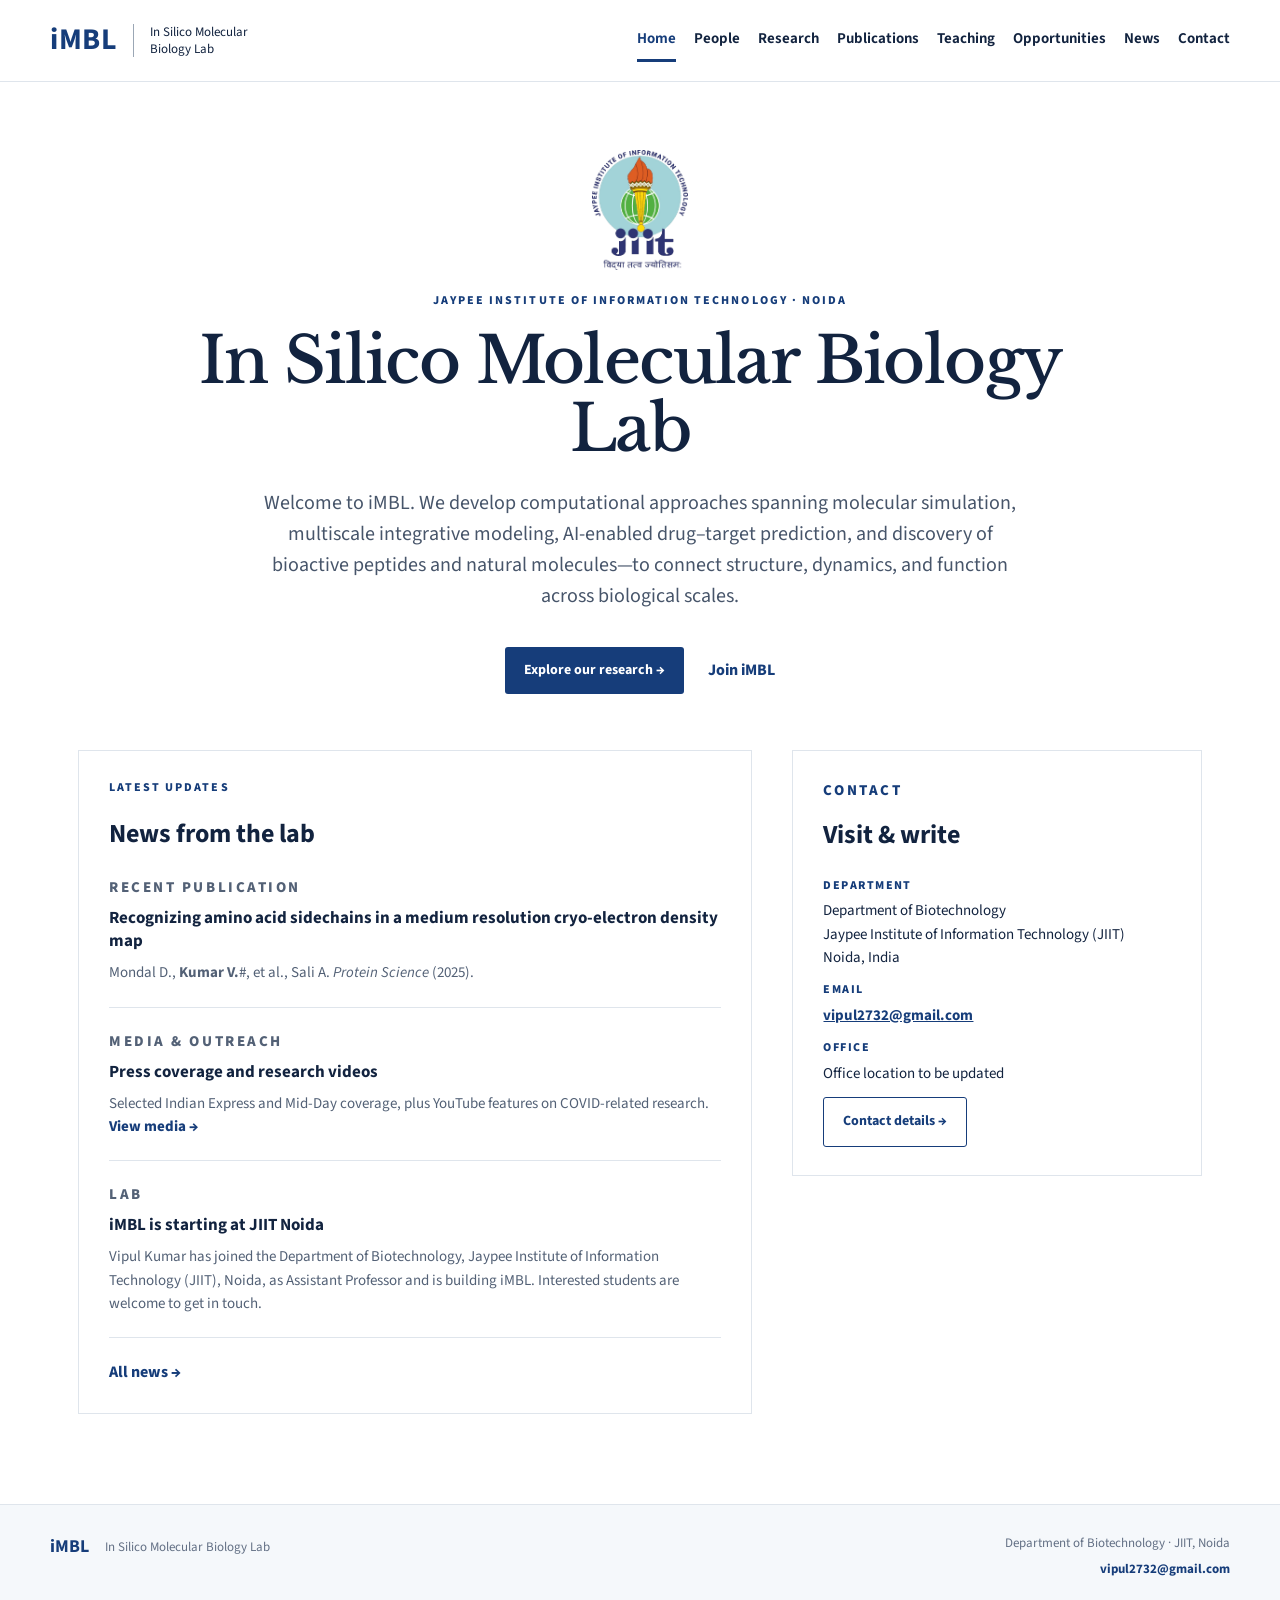
<file: index.html>
<!doctype html>
<html lang="en">
<head>
  <meta charset="utf-8">
  <meta name="viewport" content="width=device-width,initial-scale=1">
  <title>iMBL | In Silico Molecular Biology Lab</title>
  <meta name="description" content="In Silico Molecular Biology Lab (iMBL), JIIT Noida. Computational, integrative and data-driven approaches to biomolecular structure, dynamics and molecular discovery.">
  <link rel="preconnect" href="https://fonts.googleapis.com">
  <link rel="preconnect" href="https://fonts.gstatic.com" crossorigin>
  <link href="https://fonts.googleapis.com/css2?family=Libre+Baskerville:wght@400;700&family=Source+Sans+3:wght@400;600;700&display=swap" rel="stylesheet">
  <link rel="stylesheet" href="assets/style.css?v=4.3">
</head>
<body>
<header>
  <a class="brand" href="index.html"><b>iMBL</b><span>In Silico Molecular<br>Biology Lab</span></a>
  <nav>
    <a class="active" href="index.html">Home</a>
    <a href="people.html">People</a>
    <a href="research.html">Research</a>
    <a href="publications.html">Publications</a>
    <a href="teaching.html">Teaching</a>
    <a href="opportunities.html">Opportunities</a>
    <a href="news.html">News</a>
    <a href="contact.html">Contact</a>
  </nav>
</header>
<main>
  <section class="hero hero-v32">
    <div class="hero-copy">
      <img class="inst-logo" src="assets/images/jiit-logo.png" alt="Jaypee Institute of Information Technology">
      <p class="eyebrow">JAYPEE INSTITUTE OF INFORMATION TECHNOLOGY · NOIDA</p>
      <h1>In Silico Molecular Biology Lab</h1>
      <p class="lead">Welcome to iMBL. We develop computational approaches spanning molecular simulation, multiscale integrative modeling, AI-enabled drug–target prediction, and discovery of bioactive peptides and natural molecules—to connect structure, dynamics, and function across biological scales.</p>
      <div class="actions">
        <a class="button" href="research.html">Explore our research →</a>
        <a class="textlink" href="opportunities.html">Join iMBL</a>
      </div>
    </div>
  </section>

  <section class="home-grid">
    <div class="updates-panel">
      <p class="eyebrow">LATEST UPDATES</p>
      <h2>News from the lab</h2>
      <article class="update-card">
        <p class="eyebrow">RECENT PUBLICATION</p>
        <h3>Recognizing amino acid sidechains in a medium resolution cryo-electron density map</h3>
        <p>Mondal D., <strong>Kumar V.</strong>#, et al., Sali A. <i>Protein Science</i> (2025).</p>
      </article>
      <article class="update-card">
        <p class="eyebrow">MEDIA &amp; OUTREACH</p>
        <h3>Press coverage and research videos</h3>
        <p>Selected Indian Express and Mid-Day coverage, plus YouTube features on COVID-related research. <a class="textlink" href="news.html#media">View media →</a></p>
      </article>
      <article class="update-card">
        <p class="eyebrow">LAB</p>
        <h3>iMBL is starting at JIIT Noida</h3>
        <p>Vipul Kumar has joined the Department of Biotechnology, Jaypee Institute of Information Technology (JIIT), Noida, as Assistant Professor and is building iMBL. Interested students are welcome to get in touch.</p>
      </article>
      <a class="textlink" href="news.html">All news →</a>
    </div>
    <aside class="contact-panel">
      <p class="eyebrow">CONTACT</p>
      <h2>Visit & write</h2>
      <p><span class="label">DEPARTMENT</span>Department of Biotechnology<br>Jaypee Institute of Information Technology (JIIT)<br>Noida, India</p>
      <p><span class="label">EMAIL</span><a href="mailto:vipul2732@gmail.com">vipul2732@gmail.com</a></p>
      <p><span class="label">OFFICE</span>Office location to be updated</p>
      <a class="button secondary" href="contact.html">Contact details →</a>
    </aside>
  </section>
</main>
<footer>
  <div class="footer-brand"><b>iMBL</b><span>In Silico Molecular Biology Lab</span></div>
  <div class="footer-contact">
    <span>Department of Biotechnology · JIIT, Noida</span>
    <a href="mailto:vipul2732@gmail.com">vipul2732@gmail.com</a>
  </div>
</footer>
</body>
</html>
</file>
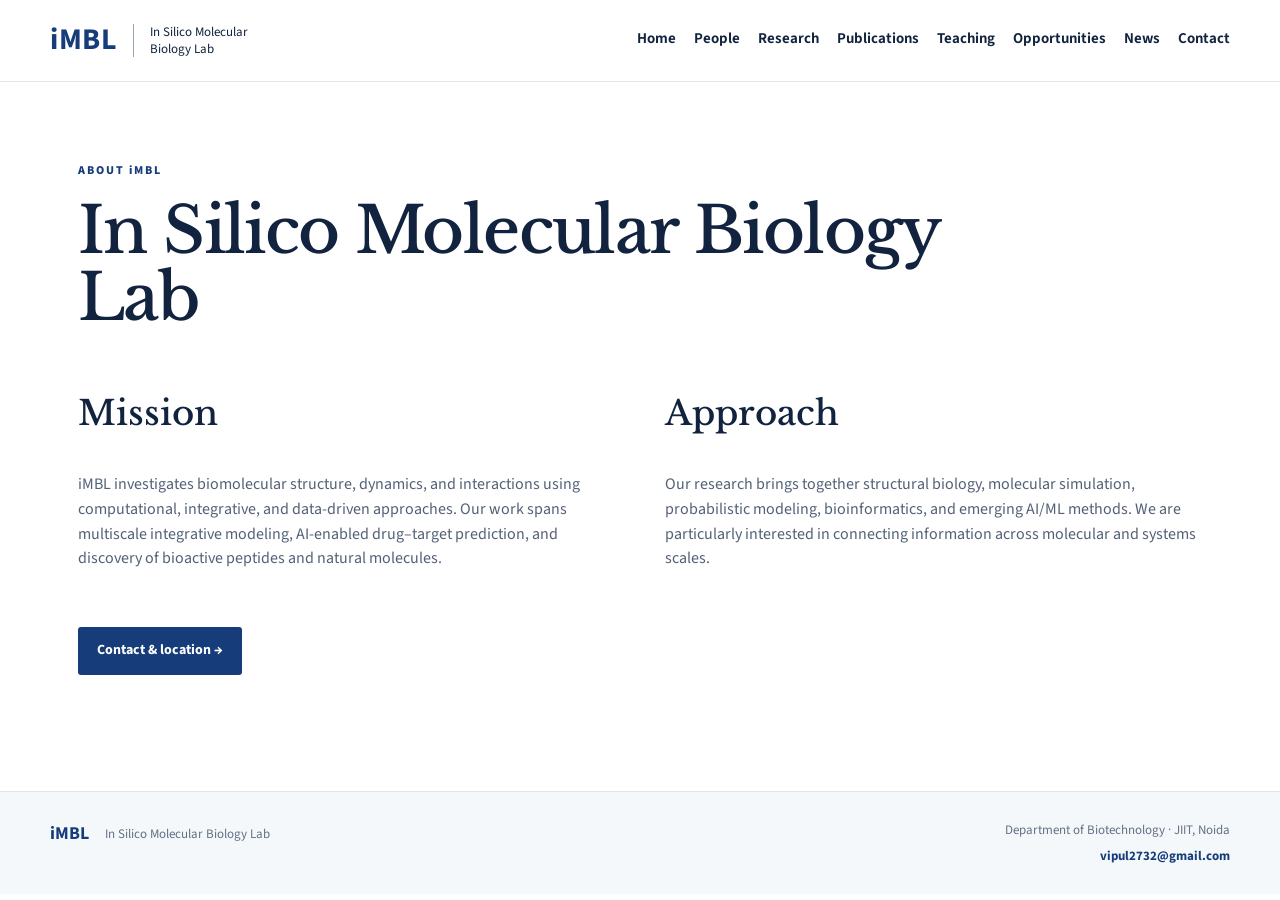
<file: about.html>
<!doctype html>
<html lang="en">
<head>
  <meta charset="utf-8">
  <meta name="viewport" content="width=device-width,initial-scale=1">
  <title>About | iMBL</title>
  <link rel="preconnect" href="https://fonts.googleapis.com">
  <link rel="preconnect" href="https://fonts.gstatic.com" crossorigin>
  <link href="https://fonts.googleapis.com/css2?family=Libre+Baskerville:wght@400;700&family=Source+Sans+3:wght@400;600;700&display=swap" rel="stylesheet">
  <link rel="stylesheet" href="assets/style.css?v=4.0">
</head>
<body>
<header>
  <a class="brand" href="index.html"><b>iMBL</b><span>In Silico Molecular<br>Biology Lab</span></a>
  <nav>
    <a href="index.html">Home</a>
    <a href="people.html">People</a>
    <a href="research.html">Research</a>
    <a href="publications.html">Publications</a>
    <a href="teaching.html">Teaching</a>
    <a href="opportunities.html">Opportunities</a>
    <a href="news.html">News</a>
    <a href="contact.html">Contact</a>
  </nav>
</header>
<main class="page">
  <p class="eyebrow">ABOUT iMBL</p>
  <h1>In Silico Molecular Biology Lab</h1>
  <div class="aboutgrid">
    <div>
      <h2>Mission</h2>
      <p>iMBL investigates biomolecular structure, dynamics, and interactions using computational, integrative, and data-driven approaches. Our work spans multiscale integrative modeling, AI-enabled drug–target prediction, and discovery of bioactive peptides and natural molecules.</p>
    </div>
    <div>
      <h2>Approach</h2>
      <p>Our research brings together structural biology, molecular simulation, probabilistic modeling, bioinformatics, and emerging AI/ML methods. We are particularly interested in connecting information across molecular and systems scales.</p>
    </div>
  </div>
  <p style="margin-top:40px"><a class="button" href="contact.html">Contact & location →</a></p>
</main>
<footer>
  <div class="footer-brand"><b>iMBL</b><span>In Silico Molecular Biology Lab</span></div>
  <div class="footer-contact">
    <span>Department of Biotechnology · JIIT, Noida</span>
    <a href="mailto:vipul2732@gmail.com">vipul2732@gmail.com</a>
  </div>
</footer>
</body>
</html>
</file>
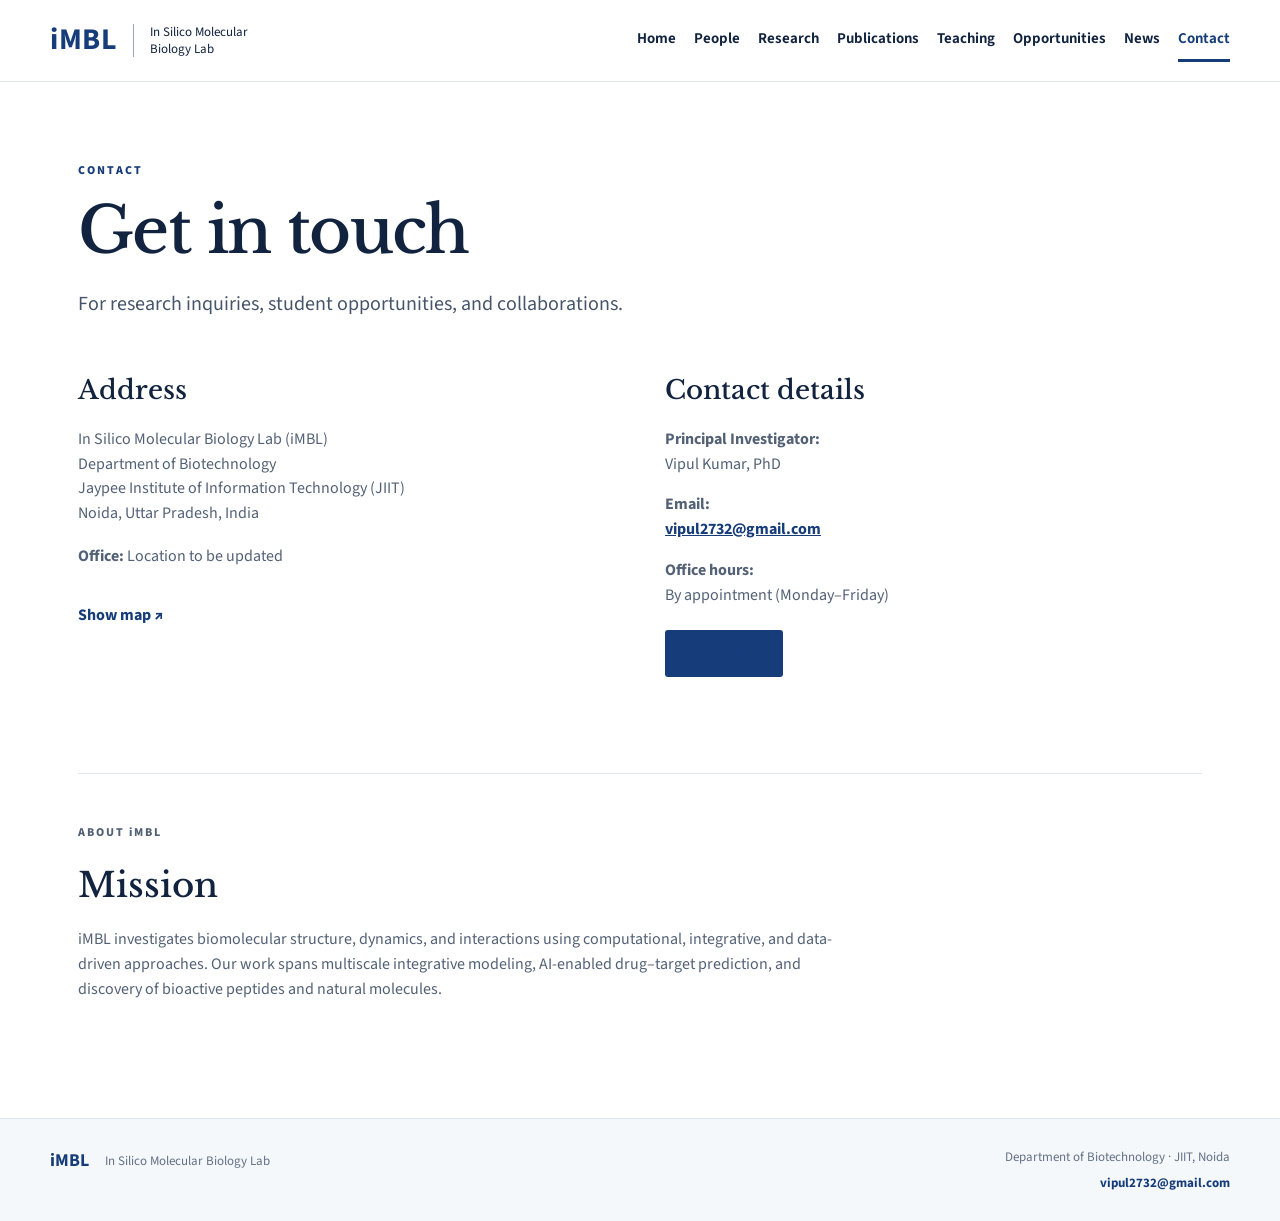
<file: contact.html>
<!doctype html>
<html lang="en">
<head>
  <meta charset="utf-8">
  <meta name="viewport" content="width=device-width,initial-scale=1">
  <title>Contact | iMBL</title>
  <link rel="preconnect" href="https://fonts.googleapis.com">
  <link rel="preconnect" href="https://fonts.gstatic.com" crossorigin>
  <link href="https://fonts.googleapis.com/css2?family=Libre+Baskerville:wght@400;700&family=Source+Sans+3:wght@400;600;700&display=swap" rel="stylesheet">
  <link href="assets/style.css?v=4.0" rel="stylesheet">
</head>
<body>
<header>
  <a class="brand" href="index.html"><b>iMBL</b><span>In Silico Molecular<br>Biology Lab</span></a>
  <nav>
    <a href="index.html">Home</a>
    <a href="people.html">People</a>
    <a href="research.html">Research</a>
    <a href="publications.html">Publications</a>
    <a href="teaching.html">Teaching</a>
    <a href="opportunities.html">Opportunities</a>
    <a href="news.html">News</a>
    <a class="active" href="contact.html">Contact</a>
  </nav>
</header>
<main class="page">
  <p class="eyebrow">CONTACT</p>
  <h1>Get in touch</h1>
  <p class="lead narrow">For research inquiries, student opportunities, and collaborations.</p>

  <div class="contact-grid">
    <div>
      <h2>Address</h2>
      <p>
        In Silico Molecular Biology Lab (iMBL)<br>
        Department of Biotechnology<br>
        Jaypee Institute of Information Technology (JIIT)<br>
        Noida, Uttar Pradesh, India
      </p>
      <p style="margin-top:18px"><strong>Office:</strong> Location to be updated</p>
      <a class="textlink map-note" href="https://www.google.com/maps/search/?api=1&query=Jaypee+Institute+of+Information+Technology+Noida" target="_blank" rel="noopener">Show map ↗</a>
    </div>
    <div>
      <h2>Contact details</h2>
      <p><strong>Principal Investigator:</strong><br>Vipul Kumar, PhD</p>
      <p><strong>Email:</strong><br><a href="mailto:vipul2732@gmail.com">vipul2732@gmail.com</a></p>
      <p><strong>Office hours:</strong><br>By appointment (Monday–Friday)</p>
      <p style="margin-top:22px"><a class="button" href="mailto:vipul2732@gmail.com">Send email →</a></p>
    </div>
  </div>

  <section class="team-block">
    <p class="eyebrow">ABOUT iMBL</p>
    <h2>Mission</h2>
    <p style="max-width:760px;color:#536176">iMBL investigates biomolecular structure, dynamics, and interactions using computational, integrative, and data-driven approaches. Our work spans multiscale integrative modeling, AI-enabled drug–target prediction, and discovery of bioactive peptides and natural molecules.</p>
  </section>
</main>
<footer>
  <div class="footer-brand"><b>iMBL</b><span>In Silico Molecular Biology Lab</span></div>
  <div class="footer-contact">
    <span>Department of Biotechnology · JIIT, Noida</span>
    <a href="mailto:vipul2732@gmail.com">vipul2732@gmail.com</a>
  </div>
</footer>
</body>
</html>
</file>
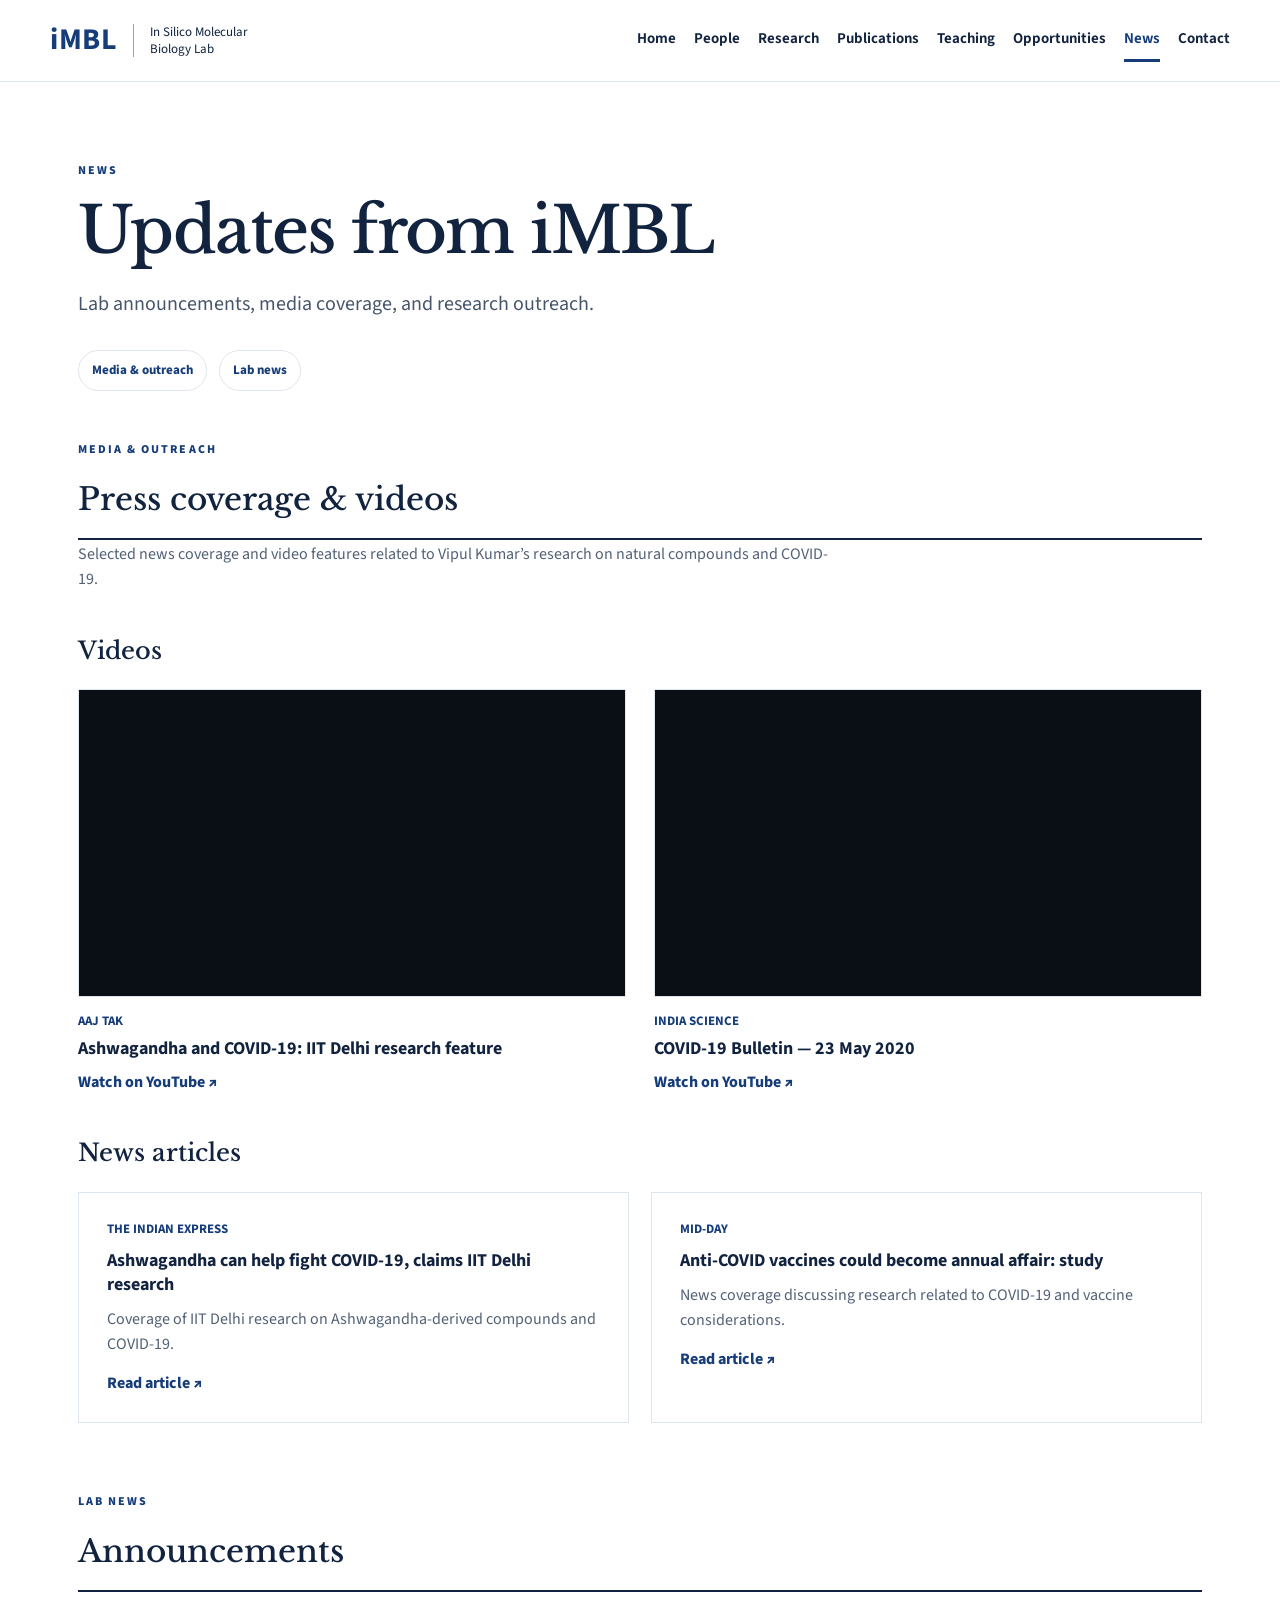
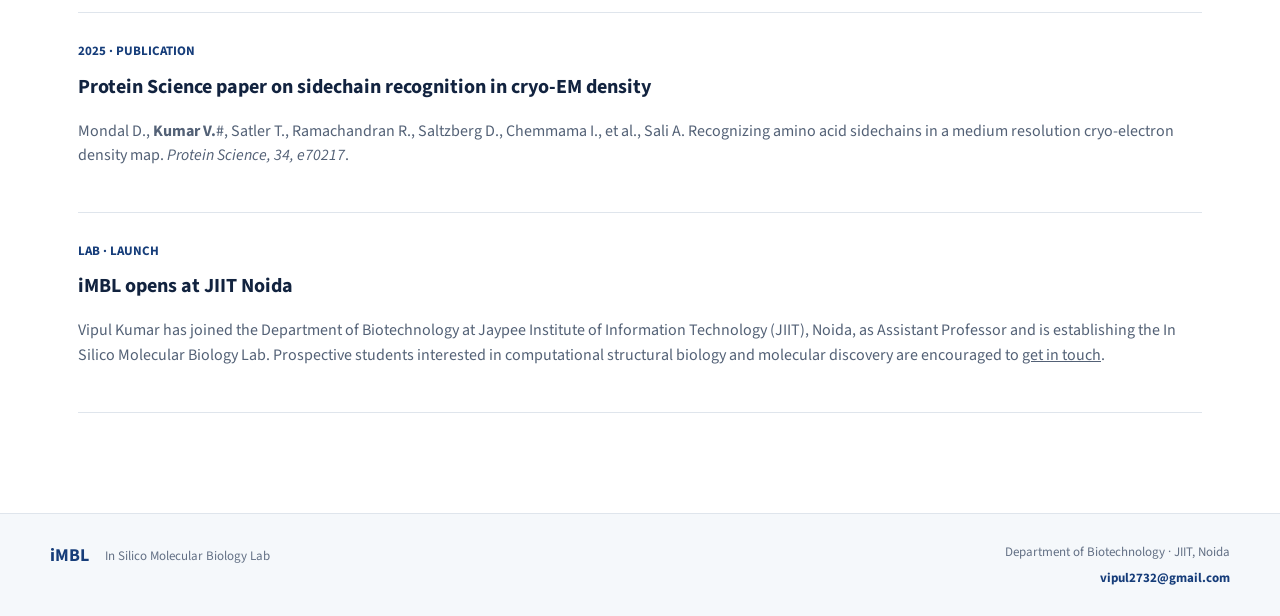
<file: news.html>
<!doctype html>
<html lang="en">
<head>
  <meta charset="utf-8">
  <meta name="viewport" content="width=device-width,initial-scale=1">
  <title>News | iMBL</title>
  <link rel="preconnect" href="https://fonts.googleapis.com">
  <link rel="preconnect" href="https://fonts.gstatic.com" crossorigin>
  <link href="https://fonts.googleapis.com/css2?family=Libre+Baskerville:wght@400;700&family=Source+Sans+3:wght@400;600;700&display=swap" rel="stylesheet">
  <link rel="stylesheet" href="assets/style.css?v=4.1">
</head>
<body>
<header>
  <a class="brand" href="index.html"><b>iMBL</b><span>In Silico Molecular<br>Biology Lab</span></a>
  <nav>
    <a href="index.html">Home</a>
    <a href="people.html">People</a>
    <a href="research.html">Research</a>
    <a href="publications.html">Publications</a>
    <a href="teaching.html">Teaching</a>
    <a href="opportunities.html">Opportunities</a>
    <a class="active" href="news.html">News</a>
    <a href="contact.html">Contact</a>
  </nav>
</header>
<main class="page">
  <p class="eyebrow">NEWS</p>
  <h1>Updates from iMBL</h1>
  <p class="lead narrow">Lab announcements, media coverage, and research outreach.</p>

  <div class="news-jump">
    <a href="#media">Media &amp; outreach</a>
    <a href="#lab-news">Lab news</a>
  </div>

  <section id="media" class="media-section">
    <div class="section-heading">
      <p class="eyebrow">MEDIA &amp; OUTREACH</p>
      <h2>Press coverage &amp; videos</h2>
    </div>
    <p class="media-intro">Selected news coverage and video features related to Vipul Kumar’s research on natural compounds and COVID-19.</p>

    <h3 class="media-subhead">Videos</h3>
    <div class="media-videos">
      <article class="media-video">
        <div class="video-frame">
          <iframe src="https://www.youtube.com/embed/BtKzm0uFxcA" title="Aaj Tak feature on Ashwagandha and COVID-19 research from IIT Delhi" allow="accelerometer; autoplay; clipboard-write; encrypted-media; gyroscope; picture-in-picture; web-share" allowfullscreen loading="lazy"></iframe>
        </div>
        <p class="meta">AAJ TAK</p>
        <h3>Ashwagandha and COVID-19: IIT Delhi research feature</h3>
        <p><a class="textlink" href="https://youtu.be/BtKzm0uFxcA?si=qMhgtQ8pmm2qA0To" target="_blank" rel="noopener">Watch on YouTube ↗</a></p>
      </article>
      <article class="media-video">
        <div class="video-frame">
          <iframe src="https://www.youtube.com/embed/d9udJXTvUi0?start=1" title="India Science COVID-19 Bulletin, 23 May 2020" allow="accelerometer; autoplay; clipboard-write; encrypted-media; gyroscope; picture-in-picture; web-share" allowfullscreen loading="lazy"></iframe>
        </div>
        <p class="meta">INDIA SCIENCE</p>
        <h3>COVID-19 Bulletin — 23 May 2020</h3>
        <p><a class="textlink" href="https://www.youtube.com/watch?v=d9udJXTvUi0&t=1s" target="_blank" rel="noopener">Watch on YouTube ↗</a></p>
      </article>
    </div>

    <h3 class="media-subhead">News articles</h3>
    <div class="media-articles">
      <article>
        <p class="meta">THE INDIAN EXPRESS</p>
        <h3>Ashwagandha can help fight COVID-19, claims IIT Delhi research</h3>
        <p>Coverage of IIT Delhi research on Ashwagandha-derived compounds and COVID-19.</p>
        <a class="textlink" href="https://indianexpress.com/article/education/ashwagandha-can-help-fight-covid-19-claims-iit-delhi-research-6415912/" target="_blank" rel="noopener">Read article ↗</a>
      </article>
      <article>
        <p class="meta">MID-DAY</p>
        <h3>Anti-COVID vaccines could become annual affair: study</h3>
        <p>News coverage discussing research related to COVID-19 and vaccine considerations.</p>
        <a class="textlink" href="https://origin.mid-day.com/mumbai/mumbai-news/article/anti-covid-vaccines-could-become-annual-affair-study-23163522" target="_blank" rel="noopener">Read article ↗</a>
      </article>
    </div>
  </section>

  <section id="lab-news" class="lab-news-section">
    <div class="section-heading">
      <p class="eyebrow">LAB NEWS</p>
      <h2>Announcements</h2>
    </div>
    <div class="news-list">
      <article>
        <p class="meta">2025 · PUBLICATION</p>
        <h3>Protein Science paper on sidechain recognition in cryo-EM density</h3>
        <p>Mondal D., <strong>Kumar V.</strong>#, Satler T., Ramachandran R., Saltzberg D., Chemmama I., et al., Sali A. Recognizing amino acid sidechains in a medium resolution cryo-electron density map. <i>Protein Science, 34, e70217</i>.</p>
      </article>
      <article>
        <p class="meta">LAB · LAUNCH</p>
        <h3>iMBL opens at JIIT Noida</h3>
        <p>Vipul Kumar has joined the Department of Biotechnology at Jaypee Institute of Information Technology (JIIT), Noida, as Assistant Professor and is establishing the In Silico Molecular Biology Lab. Prospective students interested in computational structural biology and molecular discovery are encouraged to <a href="opportunities.html">get in touch</a>.</p>
      </article>
    </div>
  </section>
</main>
<footer>
  <div class="footer-brand"><b>iMBL</b><span>In Silico Molecular Biology Lab</span></div>
  <div class="footer-contact">
    <span>Department of Biotechnology · JIIT, Noida</span>
    <a href="mailto:vipul2732@gmail.com">vipul2732@gmail.com</a>
  </div>
</footer>
</body>
</html>
</file>
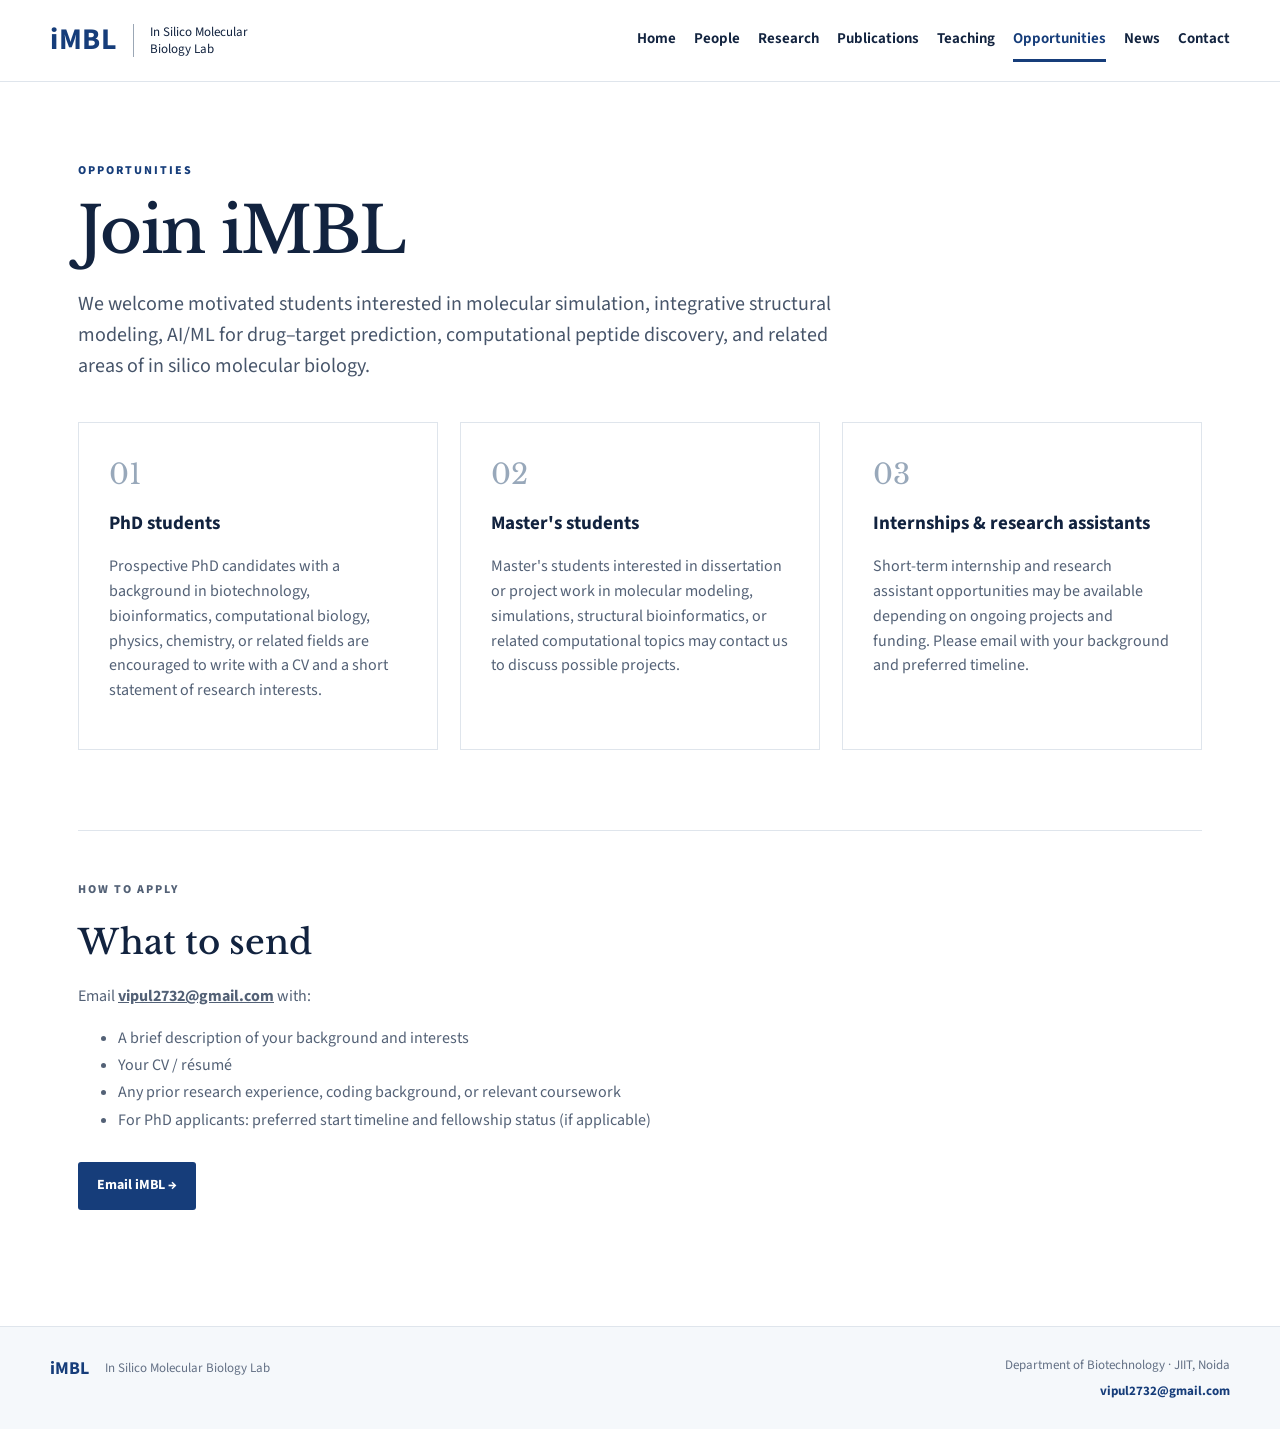
<file: opportunities.html>
<!doctype html>
<html lang="en">
<head>
  <meta charset="utf-8">
  <meta name="viewport" content="width=device-width,initial-scale=1">
  <title>Opportunities | iMBL</title>
  <link rel="preconnect" href="https://fonts.googleapis.com">
  <link rel="preconnect" href="https://fonts.gstatic.com" crossorigin>
  <link href="https://fonts.googleapis.com/css2?family=Libre+Baskerville:wght@400;700&family=Source+Sans+3:wght@400;600;700&display=swap" rel="stylesheet">
  <link rel="stylesheet" href="assets/style.css?v=4.0">
</head>
<body>
<header>
  <a class="brand" href="index.html"><b>iMBL</b><span>In Silico Molecular<br>Biology Lab</span></a>
  <nav>
    <a href="index.html">Home</a>
    <a href="people.html">People</a>
    <a href="research.html">Research</a>
    <a href="publications.html">Publications</a>
    <a href="teaching.html">Teaching</a>
    <a class="active" href="opportunities.html">Opportunities</a>
    <a href="news.html">News</a>
    <a href="contact.html">Contact</a>
  </nav>
</header>
<main class="page">
  <p class="eyebrow">OPPORTUNITIES</p>
  <h1>Join iMBL</h1>
  <p class="lead narrow">We welcome motivated students interested in molecular simulation, integrative structural modeling, AI/ML for drug–target prediction, computational peptide discovery, and related areas of in silico molecular biology.</p>

  <div class="cards three">
    <article>
      <div class="num">01</div>
      <h3>PhD students</h3>
      <p>Prospective PhD candidates with a background in biotechnology, bioinformatics, computational biology, physics, chemistry, or related fields are encouraged to write with a CV and a short statement of research interests.</p>
    </article>
    <article>
      <div class="num">02</div>
      <h3>Master's students</h3>
      <p>Master's students interested in dissertation or project work in molecular modeling, simulations, structural bioinformatics, or related computational topics may contact us to discuss possible projects.</p>
    </article>
    <article>
      <div class="num">03</div>
      <h3>Internships & research assistants</h3>
      <p>Short-term internship and research assistant opportunities may be available depending on ongoing projects and funding. Please email with your background and preferred timeline.</p>
    </article>
  </div>

  <section class="team-block">
    <p class="eyebrow">HOW TO APPLY</p>
    <h2>What to send</h2>
    <p>Email <a href="mailto:vipul2732@gmail.com"><strong>vipul2732@gmail.com</strong></a> with:</p>
    <ul style="color:#536176;line-height:1.7;max-width:720px">
      <li>A brief description of your background and interests</li>
      <li>Your CV / résumé</li>
      <li>Any prior research experience, coding background, or relevant coursework</li>
      <li>For PhD applicants: preferred start timeline and fellowship status (if applicable)</li>
    </ul>
    <p style="margin-top:28px"><a class="button" href="mailto:vipul2732@gmail.com">Email iMBL →</a></p>
  </section>
</main>
<footer>
  <div class="footer-brand"><b>iMBL</b><span>In Silico Molecular Biology Lab</span></div>
  <div class="footer-contact">
    <span>Department of Biotechnology · JIIT, Noida</span>
    <a href="mailto:vipul2732@gmail.com">vipul2732@gmail.com</a>
  </div>
</footer>
</body>
</html>
</file>
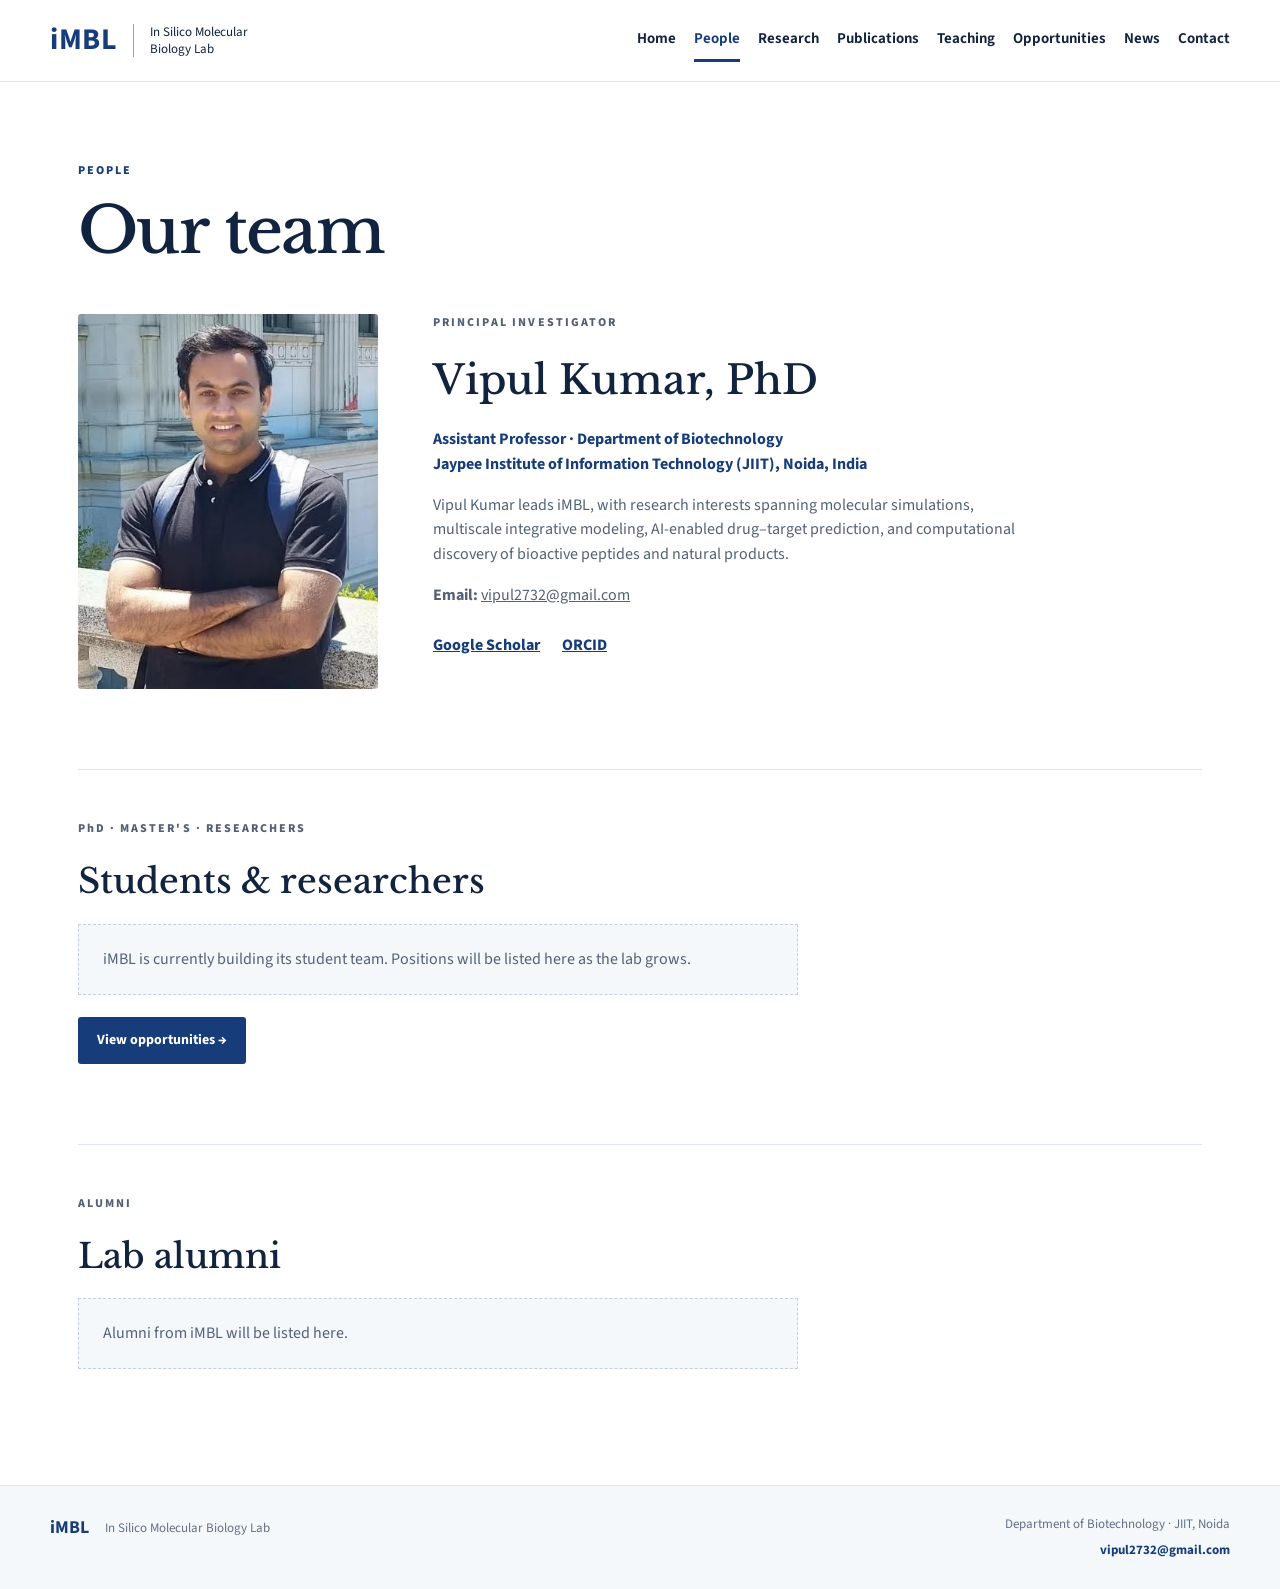
<file: people.html>
<!doctype html>
<html lang="en">
<head>
  <meta charset="utf-8">
  <meta name="viewport" content="width=device-width,initial-scale=1">
  <title>People | iMBL</title>
  <link rel="preconnect" href="https://fonts.googleapis.com">
  <link rel="preconnect" href="https://fonts.gstatic.com" crossorigin>
  <link href="https://fonts.googleapis.com/css2?family=Libre+Baskerville:wght@400;700&family=Source+Sans+3:wght@400;600;700&display=swap" rel="stylesheet">
  <link rel="stylesheet" href="assets/style.css?v=4.0">
</head>
<body>
<header>
  <a class="brand" href="index.html"><b>iMBL</b><span>In Silico Molecular<br>Biology Lab</span></a>
  <nav>
    <a href="index.html">Home</a>
    <a class="active" href="people.html">People</a>
    <a href="research.html">Research</a>
    <a href="publications.html">Publications</a>
    <a href="teaching.html">Teaching</a>
    <a href="opportunities.html">Opportunities</a>
    <a href="news.html">News</a>
    <a href="contact.html">Contact</a>
  </nav>
</header>
<main class="page">
  <p class="eyebrow">PEOPLE</p>
  <h1>Our team</h1>

  <section class="pi">
    <img src="assets/images/vipul-kumar.jpg" alt="Vipul Kumar">
    <div>
      <p class="eyebrow">PRINCIPAL INVESTIGATOR</p>
      <h2>Vipul Kumar, PhD</h2>
      <p class="role">Assistant Professor · Department of Biotechnology<br>Jaypee Institute of Information Technology (JIIT), Noida, India</p>
      <p>Vipul Kumar leads iMBL, with research interests spanning molecular simulations, multiscale integrative modeling, AI-enabled drug–target prediction, and computational discovery of bioactive peptides and natural products.</p>
      <p><b>Email:</b> <a href="mailto:vipul2732@gmail.com">vipul2732@gmail.com</a></p>
      <div class="links">
        <a href="https://scholar.google.com/citations?user=YSoM6dYAAAAJ&hl=en">Google Scholar</a>
        <a href="https://orcid.org/0000-0001-7578-7467">ORCID</a>
      </div>
    </div>
  </section>

  <section class="team-block">
    <p class="eyebrow">PhD · MASTER'S · RESEARCHERS</p>
    <h2>Students & researchers</h2>
    <p class="team-placeholder">iMBL is currently building its student team. Positions will be listed here as the lab grows.</p>
    <p style="margin-top:22px"><a class="button" href="opportunities.html">View opportunities →</a></p>
  </section>

  <section class="team-block">
    <p class="eyebrow">ALUMNI</p>
    <h2>Lab alumni</h2>
    <p class="team-placeholder">Alumni from iMBL will be listed here.</p>
  </section>
</main>
<footer>
  <div class="footer-brand"><b>iMBL</b><span>In Silico Molecular Biology Lab</span></div>
  <div class="footer-contact">
    <span>Department of Biotechnology · JIIT, Noida</span>
    <a href="mailto:vipul2732@gmail.com">vipul2732@gmail.com</a>
  </div>
</footer>
</body>
</html>
</file>
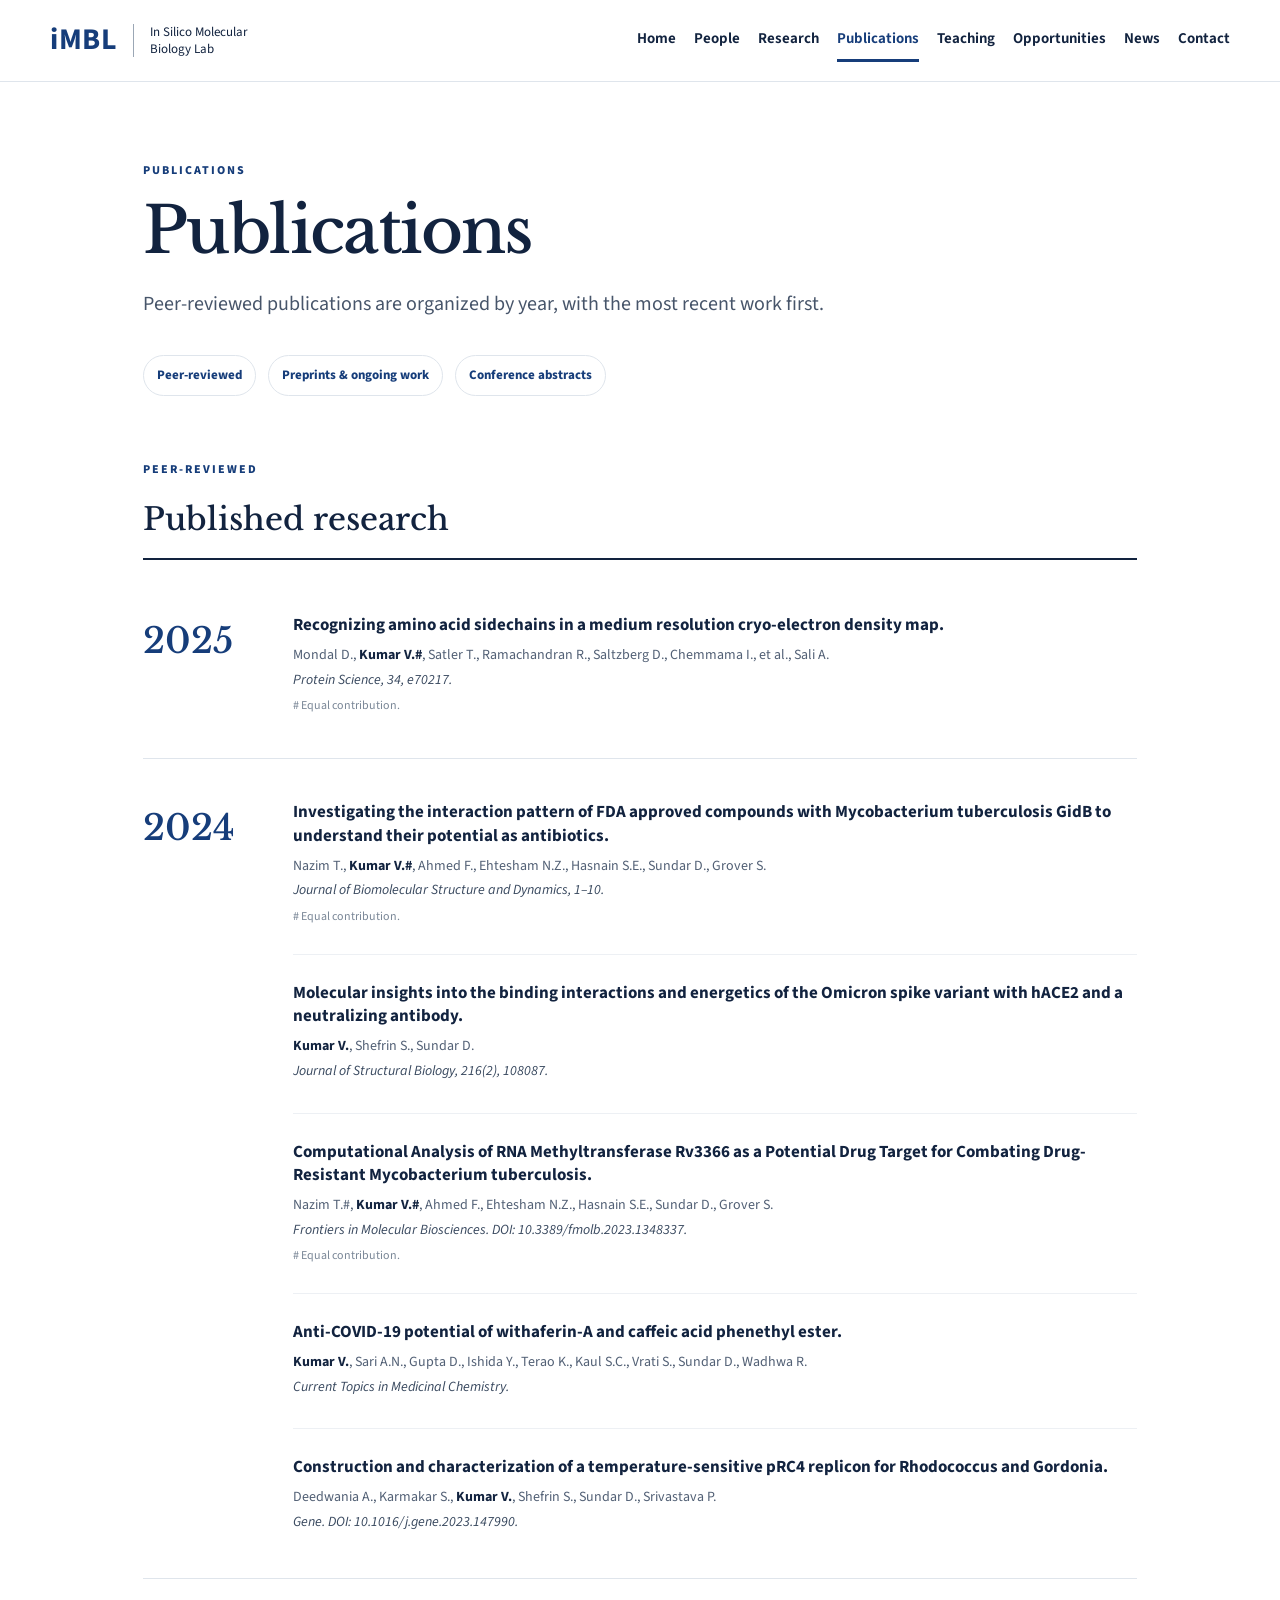
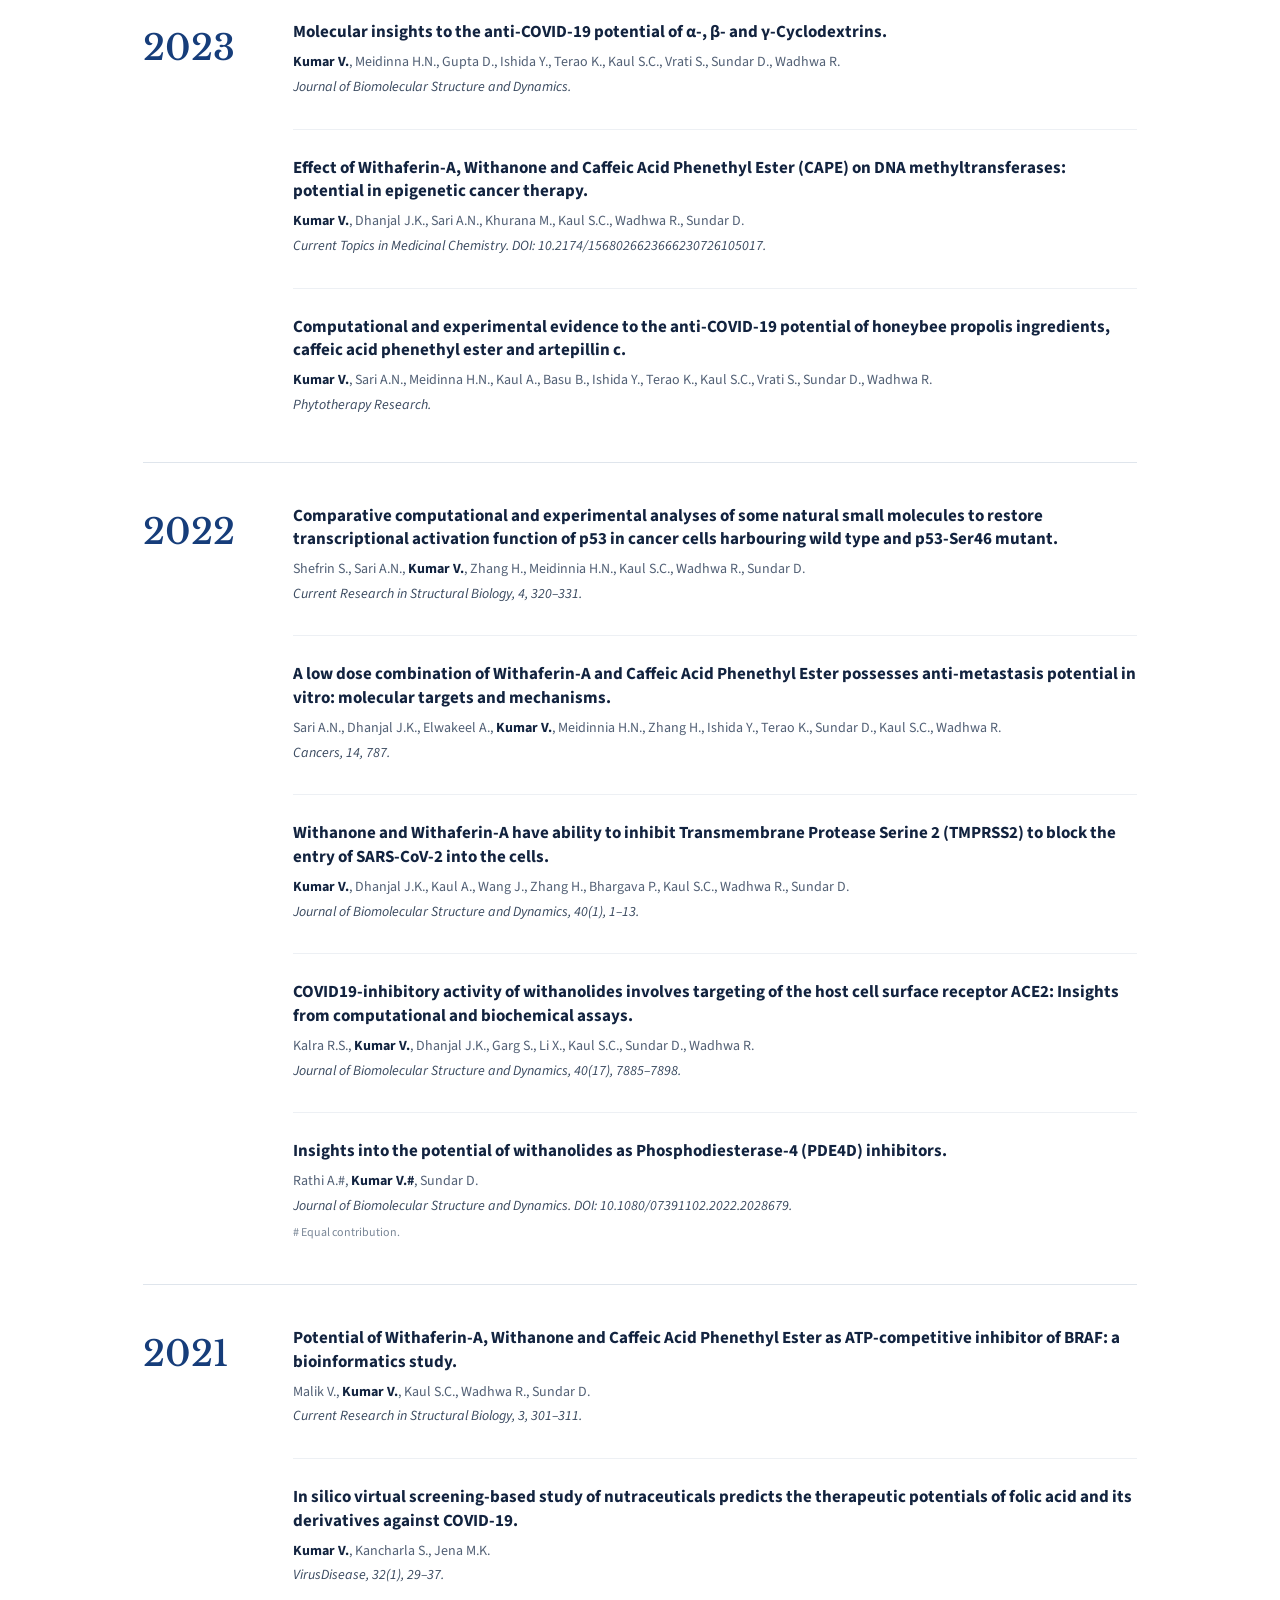
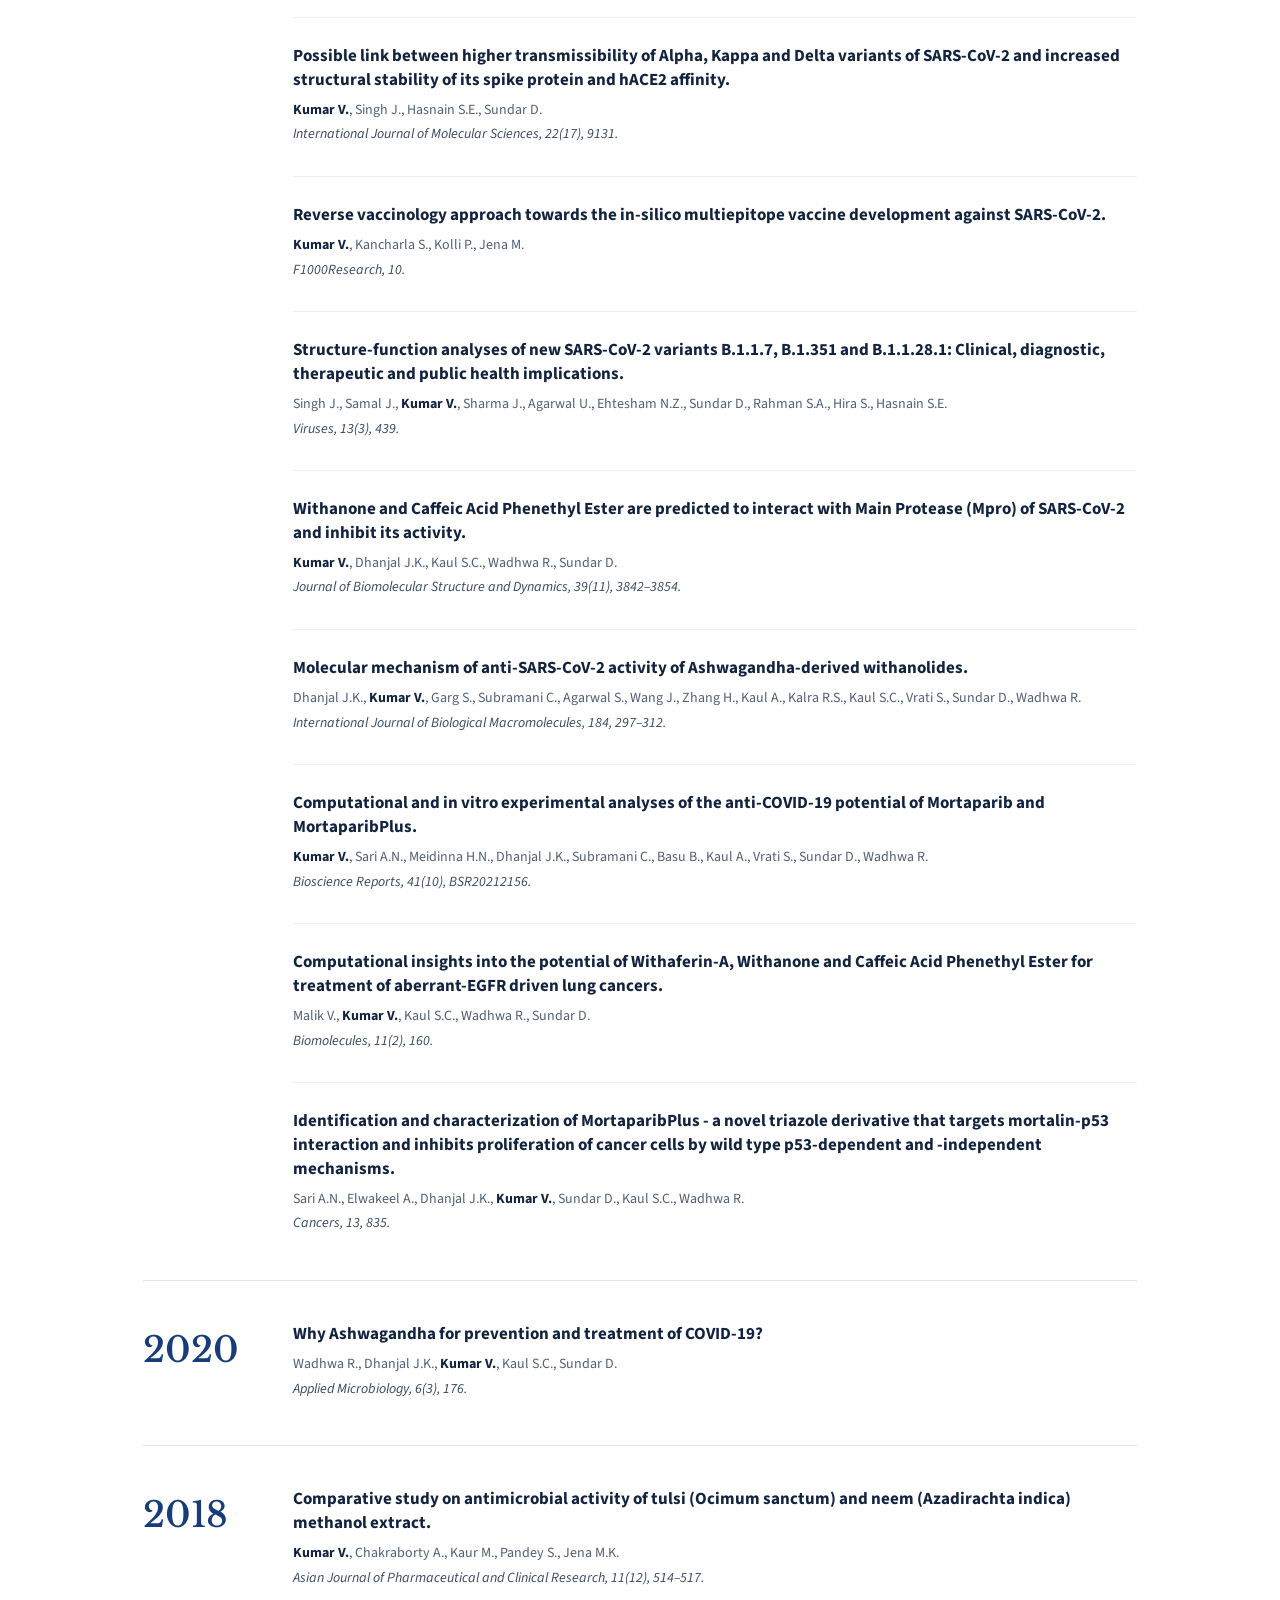
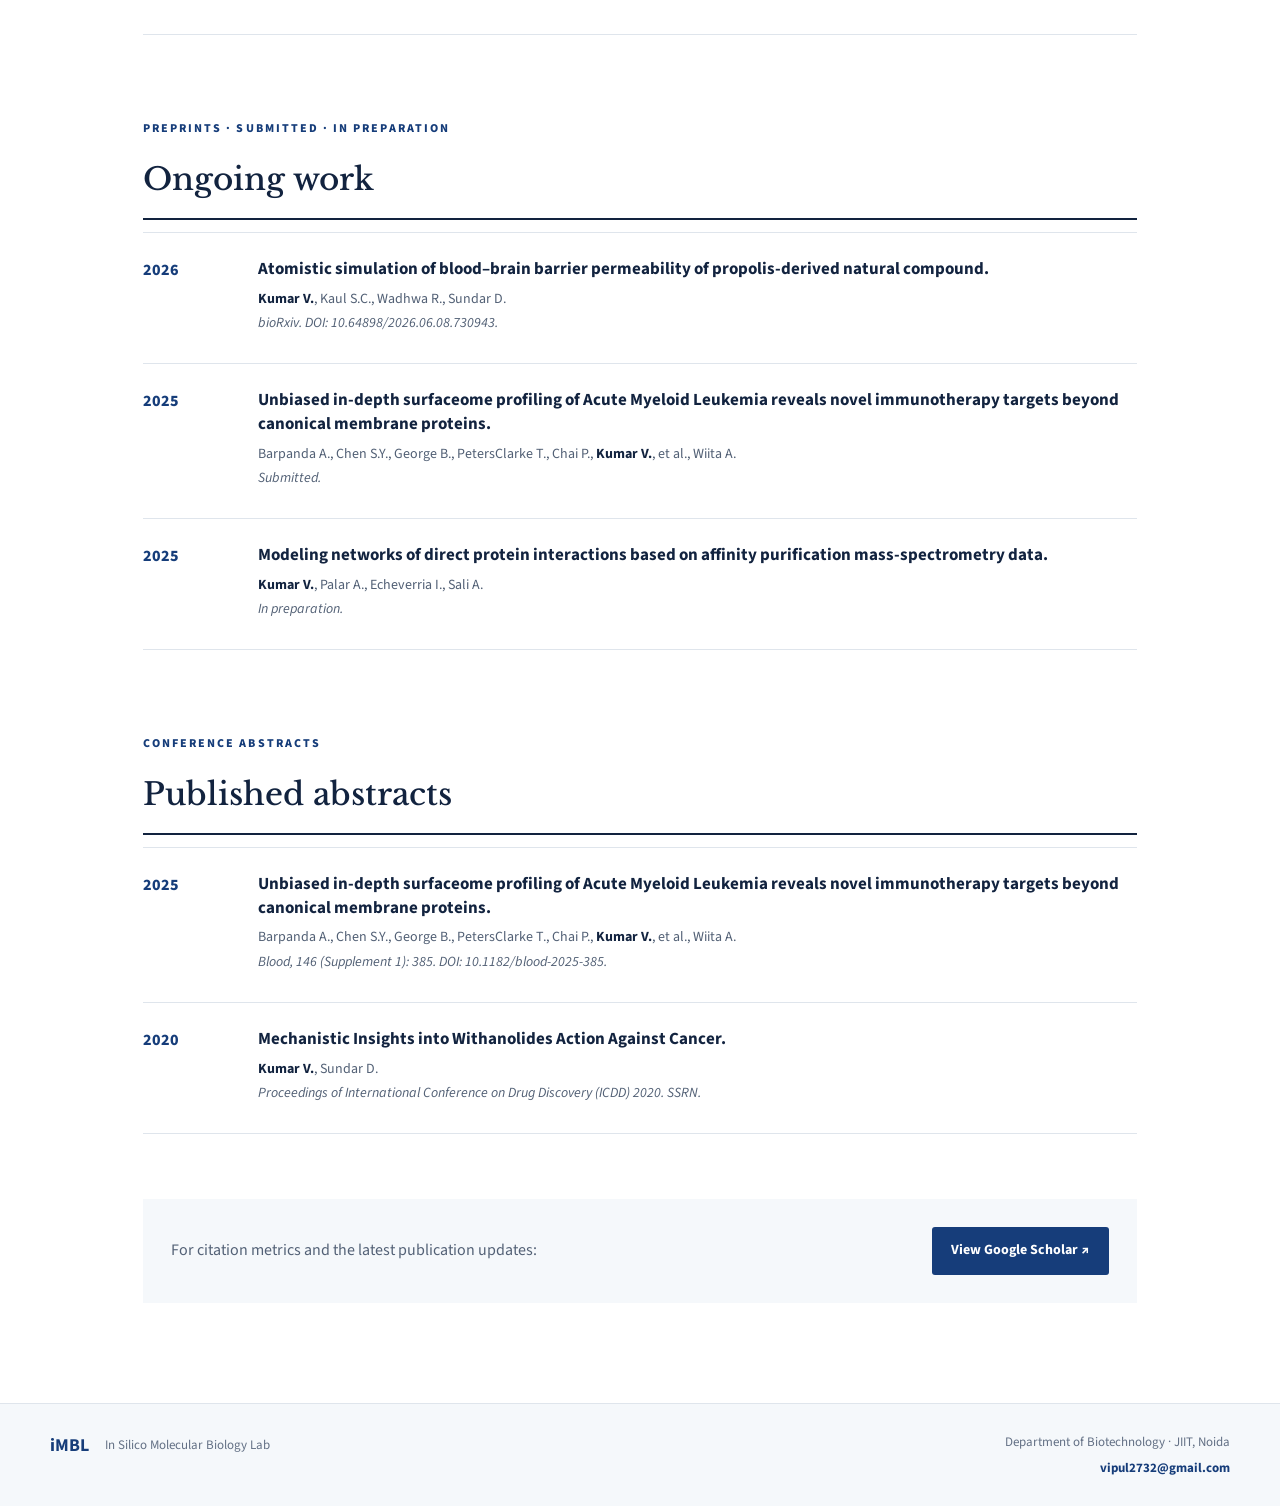
<file: publications.html>
<!doctype html>
<html lang="en"><head><meta charset="utf-8"><meta name="viewport" content="width=device-width,initial-scale=1">
<title>Publications | iMBL</title>
<link rel="preconnect" href="https://fonts.googleapis.com">
<link rel="preconnect" href="https://fonts.gstatic.com" crossorigin>
<link href="https://fonts.googleapis.com/css2?family=Libre+Baskerville:wght@400;700&family=Source+Sans+3:wght@400;600;700&display=swap" rel="stylesheet">
<link rel="stylesheet" href="assets/style.css?v=4.0"></head>
<body><header><a class="brand" href="index.html"><b>iMBL</b><span>In Silico Molecular<br>Biology Lab</span></a>
<nav>
  <a href="index.html">Home</a>
  <a href="people.html">People</a>
  <a href="research.html">Research</a>
  <a class="active" href="publications.html">Publications</a>
  <a href="teaching.html">Teaching</a>
  <a href="opportunities.html">Opportunities</a>
  <a href="news.html">News</a>
  <a href="contact.html">Contact</a>
</nav></header>
<main class="page publications-page">
<p class="eyebrow">PUBLICATIONS</p><h1>Publications</h1>
<p class="lead narrow">Peer-reviewed publications are organized by year, with the most recent work first.</p>
<div class="pub-jump"><a href="#peer-reviewed">Peer-reviewed</a><a href="#preprints">Preprints & ongoing work</a><a href="#abstracts">Conference abstracts</a></div>

<section id="peer-reviewed" class="publication-section">
<div class="section-heading"><p class="eyebrow">PEER-REVIEWED</p><h2>Published research</h2></div>
<section class="pub-year"><h2>2025</h2><div class="pub-year-list"><article class="pub-entry"><h3>Recognizing amino acid sidechains in a medium resolution cryo-electron density map.</h3><p class="pub-authors">Mondal D., <strong><strong>Kumar V.</strong>#</strong>, Satler T., Ramachandran R., Saltzberg D., Chemmama I., et al., Sali A.</p><p class="pub-venue"><i>Protein Science, 34, e70217.</i></p><div class="pub-note"># Equal contribution.</div></article></div></section><section class="pub-year"><h2>2024</h2><div class="pub-year-list"><article class="pub-entry"><h3>Investigating the interaction pattern of FDA approved compounds with Mycobacterium tuberculosis GidB to understand their potential as antibiotics.</h3><p class="pub-authors">Nazim T., <strong><strong>Kumar V.</strong>#</strong>, Ahmed F., Ehtesham N.Z., Hasnain S.E., Sundar D., Grover S.</p><p class="pub-venue"><i>Journal of Biomolecular Structure and Dynamics, 1–10.</i></p><div class="pub-note"># Equal contribution.</div></article><article class="pub-entry"><h3>Molecular insights into the binding interactions and energetics of the Omicron spike variant with hACE2 and a neutralizing antibody.</h3><p class="pub-authors"><strong>Kumar V.</strong>, Shefrin S., Sundar D.</p><p class="pub-venue"><i>Journal of Structural Biology, 216(2), 108087.</i></p></article><article class="pub-entry"><h3>Computational Analysis of RNA Methyltransferase Rv3366 as a Potential Drug Target for Combating Drug-Resistant Mycobacterium tuberculosis.</h3><p class="pub-authors">Nazim T.#, <strong><strong>Kumar V.</strong>#</strong>, Ahmed F., Ehtesham N.Z., Hasnain S.E., Sundar D., Grover S.</p><p class="pub-venue"><i>Frontiers in Molecular Biosciences. DOI: 10.3389/fmolb.2023.1348337.</i></p><div class="pub-note"># Equal contribution.</div></article><article class="pub-entry"><h3>Anti-COVID-19 potential of withaferin-A and caffeic acid phenethyl ester.</h3><p class="pub-authors"><strong>Kumar V.</strong>, Sari A.N., Gupta D., Ishida Y., Terao K., Kaul S.C., Vrati S., Sundar D., Wadhwa R.</p><p class="pub-venue"><i>Current Topics in Medicinal Chemistry.</i></p></article><article class="pub-entry"><h3>Construction and characterization of a temperature-sensitive pRC4 replicon for Rhodococcus and Gordonia.</h3><p class="pub-authors">Deedwania A., Karmakar S., <strong>Kumar V.</strong>, Shefrin S., Sundar D., Srivastava P.</p><p class="pub-venue"><i>Gene. DOI: 10.1016/j.gene.2023.147990.</i></p></article></div></section><section class="pub-year"><h2>2023</h2><div class="pub-year-list"><article class="pub-entry"><h3>Molecular insights to the anti-COVID-19 potential of α-, β- and γ-Cyclodextrins.</h3><p class="pub-authors"><strong>Kumar V.</strong>, Meidinna H.N., Gupta D., Ishida Y., Terao K., Kaul S.C., Vrati S., Sundar D., Wadhwa R.</p><p class="pub-venue"><i>Journal of Biomolecular Structure and Dynamics.</i></p></article><article class="pub-entry"><h3>Effect of Withaferin-A, Withanone and Caffeic Acid Phenethyl Ester (CAPE) on DNA methyltransferases: potential in epigenetic cancer therapy.</h3><p class="pub-authors"><strong>Kumar V.</strong>, Dhanjal J.K., Sari A.N., Khurana M., Kaul S.C., Wadhwa R., Sundar D.</p><p class="pub-venue"><i>Current Topics in Medicinal Chemistry. DOI: 10.2174/1568026623666230726105017.</i></p></article><article class="pub-entry"><h3>Computational and experimental evidence to the anti-COVID-19 potential of honeybee propolis ingredients, caffeic acid phenethyl ester and artepillin c.</h3><p class="pub-authors"><strong>Kumar V.</strong>, Sari A.N., Meidinna H.N., Kaul A., Basu B., Ishida Y., Terao K., Kaul S.C., Vrati S., Sundar D., Wadhwa R.</p><p class="pub-venue"><i>Phytotherapy Research.</i></p></article></div></section><section class="pub-year"><h2>2022</h2><div class="pub-year-list"><article class="pub-entry"><h3>Comparative computational and experimental analyses of some natural small molecules to restore transcriptional activation function of p53 in cancer cells harbouring wild type and p53-Ser46 mutant.</h3><p class="pub-authors">Shefrin S., Sari A.N., <strong>Kumar V.</strong>, Zhang H., Meidinnia H.N., Kaul S.C., Wadhwa R., Sundar D.</p><p class="pub-venue"><i>Current Research in Structural Biology, 4, 320–331.</i></p></article><article class="pub-entry"><h3>A low dose combination of Withaferin-A and Caffeic Acid Phenethyl Ester possesses anti-metastasis potential in vitro: molecular targets and mechanisms.</h3><p class="pub-authors">Sari A.N., Dhanjal J.K., Elwakeel A., <strong>Kumar V.</strong>, Meidinnia H.N., Zhang H., Ishida Y., Terao K., Sundar D., Kaul S.C., Wadhwa R.</p><p class="pub-venue"><i>Cancers, 14, 787.</i></p></article><article class="pub-entry"><h3>Withanone and Withaferin-A have ability to inhibit Transmembrane Protease Serine 2 (TMPRSS2) to block the entry of SARS-CoV-2 into the cells.</h3><p class="pub-authors"><strong>Kumar V.</strong>, Dhanjal J.K., Kaul A., Wang J., Zhang H., Bhargava P., Kaul S.C., Wadhwa R., Sundar D.</p><p class="pub-venue"><i>Journal of Biomolecular Structure and Dynamics, 40(1), 1–13.</i></p></article><article class="pub-entry"><h3>COVID19-inhibitory activity of withanolides involves targeting of the host cell surface receptor ACE2: Insights from computational and biochemical assays.</h3><p class="pub-authors">Kalra R.S., <strong>Kumar V.</strong>, Dhanjal J.K., Garg S., Li X., Kaul S.C., Sundar D., Wadhwa R.</p><p class="pub-venue"><i>Journal of Biomolecular Structure and Dynamics, 40(17), 7885–7898.</i></p></article><article class="pub-entry"><h3>Insights into the potential of withanolides as Phosphodiesterase-4 (PDE4D) inhibitors.</h3><p class="pub-authors">Rathi A.#, <strong><strong>Kumar V.</strong>#</strong>, Sundar D.</p><p class="pub-venue"><i>Journal of Biomolecular Structure and Dynamics. DOI: 10.1080/07391102.2022.2028679.</i></p><div class="pub-note"># Equal contribution.</div></article></div></section><section class="pub-year"><h2>2021</h2><div class="pub-year-list"><article class="pub-entry"><h3>Potential of Withaferin-A, Withanone and Caffeic Acid Phenethyl Ester as ATP-competitive inhibitor of BRAF: a bioinformatics study.</h3><p class="pub-authors">Malik V., <strong>Kumar V.</strong>, Kaul S.C., Wadhwa R., Sundar D.</p><p class="pub-venue"><i>Current Research in Structural Biology, 3, 301–311.</i></p></article><article class="pub-entry"><h3>In silico virtual screening-based study of nutraceuticals predicts the therapeutic potentials of folic acid and its derivatives against COVID-19.</h3><p class="pub-authors"><strong>Kumar V.</strong>, Kancharla S., Jena M.K.</p><p class="pub-venue"><i>VirusDisease, 32(1), 29–37.</i></p></article><article class="pub-entry"><h3>Possible link between higher transmissibility of Alpha, Kappa and Delta variants of SARS-CoV-2 and increased structural stability of its spike protein and hACE2 affinity.</h3><p class="pub-authors"><strong>Kumar V.</strong>, Singh J., Hasnain S.E., Sundar D.</p><p class="pub-venue"><i>International Journal of Molecular Sciences, 22(17), 9131.</i></p></article><article class="pub-entry"><h3>Reverse vaccinology approach towards the in-silico multiepitope vaccine development against SARS-CoV-2.</h3><p class="pub-authors"><strong>Kumar V.</strong>, Kancharla S., Kolli P., Jena M.</p><p class="pub-venue"><i>F1000Research, 10.</i></p></article><article class="pub-entry"><h3>Structure-function analyses of new SARS-CoV-2 variants B.1.1.7, B.1.351 and B.1.1.28.1: Clinical, diagnostic, therapeutic and public health implications.</h3><p class="pub-authors">Singh J., Samal J., <strong>Kumar V.</strong>, Sharma J., Agarwal U., Ehtesham N.Z., Sundar D., Rahman S.A., Hira S., Hasnain S.E.</p><p class="pub-venue"><i>Viruses, 13(3), 439.</i></p></article><article class="pub-entry"><h3>Withanone and Caffeic Acid Phenethyl Ester are predicted to interact with Main Protease (Mpro) of SARS-CoV-2 and inhibit its activity.</h3><p class="pub-authors"><strong>Kumar V.</strong>, Dhanjal J.K., Kaul S.C., Wadhwa R., Sundar D.</p><p class="pub-venue"><i>Journal of Biomolecular Structure and Dynamics, 39(11), 3842–3854.</i></p></article><article class="pub-entry"><h3>Molecular mechanism of anti-SARS-CoV-2 activity of Ashwagandha-derived withanolides.</h3><p class="pub-authors">Dhanjal J.K., <strong>Kumar V.</strong>, Garg S., Subramani C., Agarwal S., Wang J., Zhang H., Kaul A., Kalra R.S., Kaul S.C., Vrati S., Sundar D., Wadhwa R.</p><p class="pub-venue"><i>International Journal of Biological Macromolecules, 184, 297–312.</i></p></article><article class="pub-entry"><h3>Computational and in vitro experimental analyses of the anti-COVID-19 potential of Mortaparib and MortaparibPlus.</h3><p class="pub-authors"><strong>Kumar V.</strong>, Sari A.N., Meidinna H.N., Dhanjal J.K., Subramani C., Basu B., Kaul A., Vrati S., Sundar D., Wadhwa R.</p><p class="pub-venue"><i>Bioscience Reports, 41(10), BSR20212156.</i></p></article><article class="pub-entry"><h3>Computational insights into the potential of Withaferin-A, Withanone and Caffeic Acid Phenethyl Ester for treatment of aberrant-EGFR driven lung cancers.</h3><p class="pub-authors">Malik V., <strong>Kumar V.</strong>, Kaul S.C., Wadhwa R., Sundar D.</p><p class="pub-venue"><i>Biomolecules, 11(2), 160.</i></p></article><article class="pub-entry"><h3>Identification and characterization of MortaparibPlus - a novel triazole derivative that targets mortalin-p53 interaction and inhibits proliferation of cancer cells by wild type p53-dependent and -independent mechanisms.</h3><p class="pub-authors">Sari A.N., Elwakeel A., Dhanjal J.K., <strong>Kumar V.</strong>, Sundar D., Kaul S.C., Wadhwa R.</p><p class="pub-venue"><i>Cancers, 13, 835.</i></p></article></div></section><section class="pub-year"><h2>2020</h2><div class="pub-year-list"><article class="pub-entry"><h3>Why Ashwagandha for prevention and treatment of COVID-19?</h3><p class="pub-authors">Wadhwa R., Dhanjal J.K., <strong>Kumar V.</strong>, Kaul S.C., Sundar D.</p><p class="pub-venue"><i>Applied Microbiology, 6(3), 176.</i></p></article></div></section><section class="pub-year"><h2>2018</h2><div class="pub-year-list"><article class="pub-entry"><h3>Comparative study on antimicrobial activity of tulsi (Ocimum sanctum) and neem (Azadirachta indica) methanol extract.</h3><p class="pub-authors"><strong>Kumar V.</strong>, Chakraborty A., Kaur M., Pandey S., Jena M.K.</p><p class="pub-venue"><i>Asian Journal of Pharmaceutical and Clinical Research, 11(12), 514–517.</i></p></article></div></section>
</section>

<section id="preprints" class="publication-section secondary-pubs">
<div class="section-heading"><p class="eyebrow">PREPRINTS · SUBMITTED · IN PREPARATION</p><h2>Ongoing work</h2></div>
<div class="pub-status-list"><article class="pub-status-entry"><span>2026</span><div><h3>Atomistic simulation of blood–brain barrier permeability of propolis-derived natural compound.</h3><p><strong>Kumar V.</strong>, Kaul S.C., Wadhwa R., Sundar D.</p><p><i>bioRxiv. DOI: 10.64898/2026.06.08.730943.</i></p></div></article><article class="pub-status-entry"><span>2025</span><div><h3>Unbiased in-depth surfaceome profiling of Acute Myeloid Leukemia reveals novel immunotherapy targets beyond canonical membrane proteins.</h3><p>Barpanda A., Chen S.Y., George B., PetersClarke T., Chai P., <strong>Kumar V.</strong>, et al., Wiita A.</p><p><i>Submitted.</i></p></div></article><article class="pub-status-entry"><span>2025</span><div><h3>Modeling networks of direct protein interactions based on affinity purification mass-spectrometry data.</h3><p><strong>Kumar V.</strong>, Palar A., Echeverria I., Sali A.</p><p><i>In preparation.</i></p></div></article></div>
</section>

<section id="abstracts" class="publication-section secondary-pubs">
<div class="section-heading"><p class="eyebrow">CONFERENCE ABSTRACTS</p><h2>Published abstracts</h2></div>
<div class="pub-status-list"><article class="pub-status-entry"><span>2025</span><div><h3>Unbiased in-depth surfaceome profiling of Acute Myeloid Leukemia reveals novel immunotherapy targets beyond canonical membrane proteins.</h3><p>Barpanda A., Chen S.Y., George B., PetersClarke T., Chai P., <strong>Kumar V.</strong>, et al., Wiita A.</p><p><i>Blood, 146 (Supplement 1): 385. DOI: 10.1182/blood-2025-385.</i></p></div></article><article class="pub-status-entry"><span>2020</span><div><h3>Mechanistic Insights into Withanolides Action Against Cancer.</h3><p><strong>Kumar V.</strong>, Sundar D.</p><p><i>Proceedings of International Conference on Drug Discovery (ICDD) 2020. SSRN.</i></p></div></article></div>
</section>

<div class="publication-footer"><p>For citation metrics and the latest publication updates:</p>
<a class="button" href="https://scholar.google.com/citations?user=YSoM6dYAAAAJ&hl=en">View Google Scholar ↗</a></div>
</main>
<footer>
  <div class="footer-brand"><b>iMBL</b><span>In Silico Molecular Biology Lab</span></div>
  <div class="footer-contact">
    <span>Department of Biotechnology · JIIT, Noida</span>
    <a href="mailto:vipul2732@gmail.com">vipul2732@gmail.com</a>
  </div>
</footer>
</body></html>
</file>
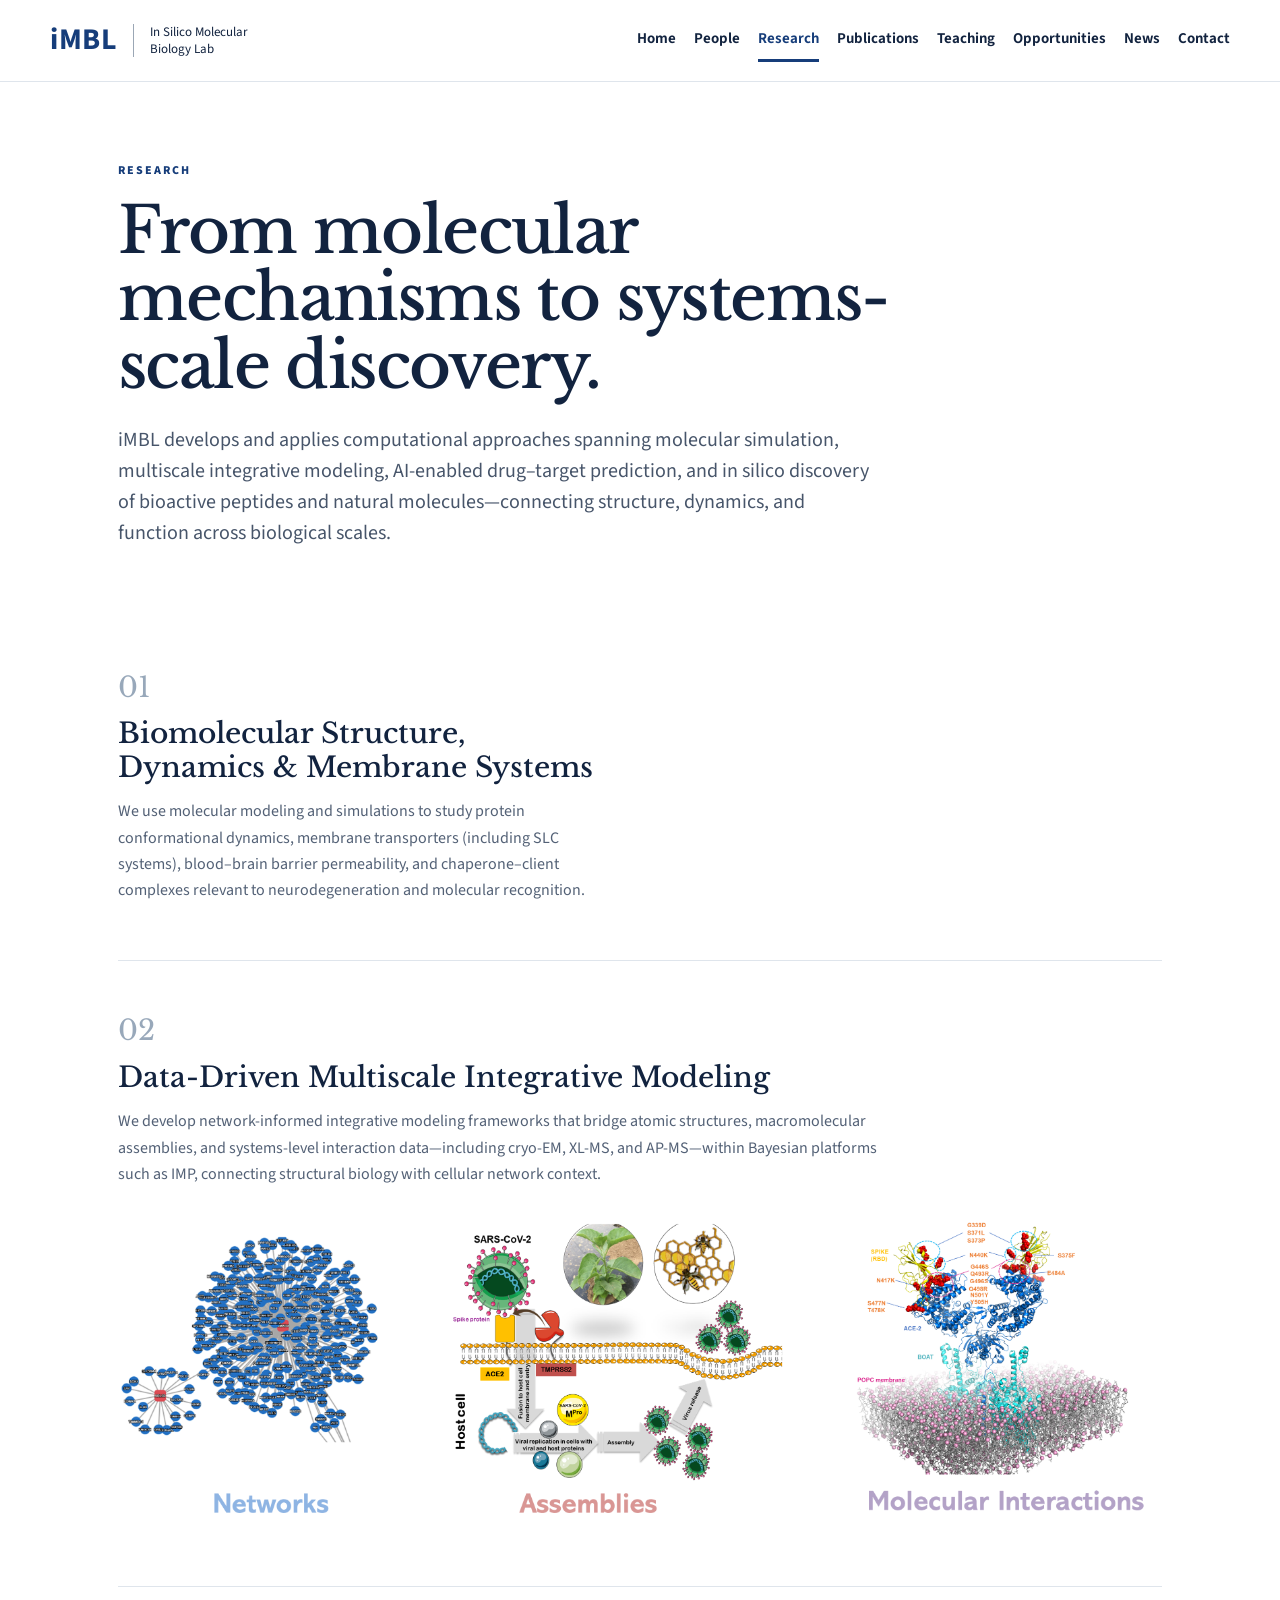
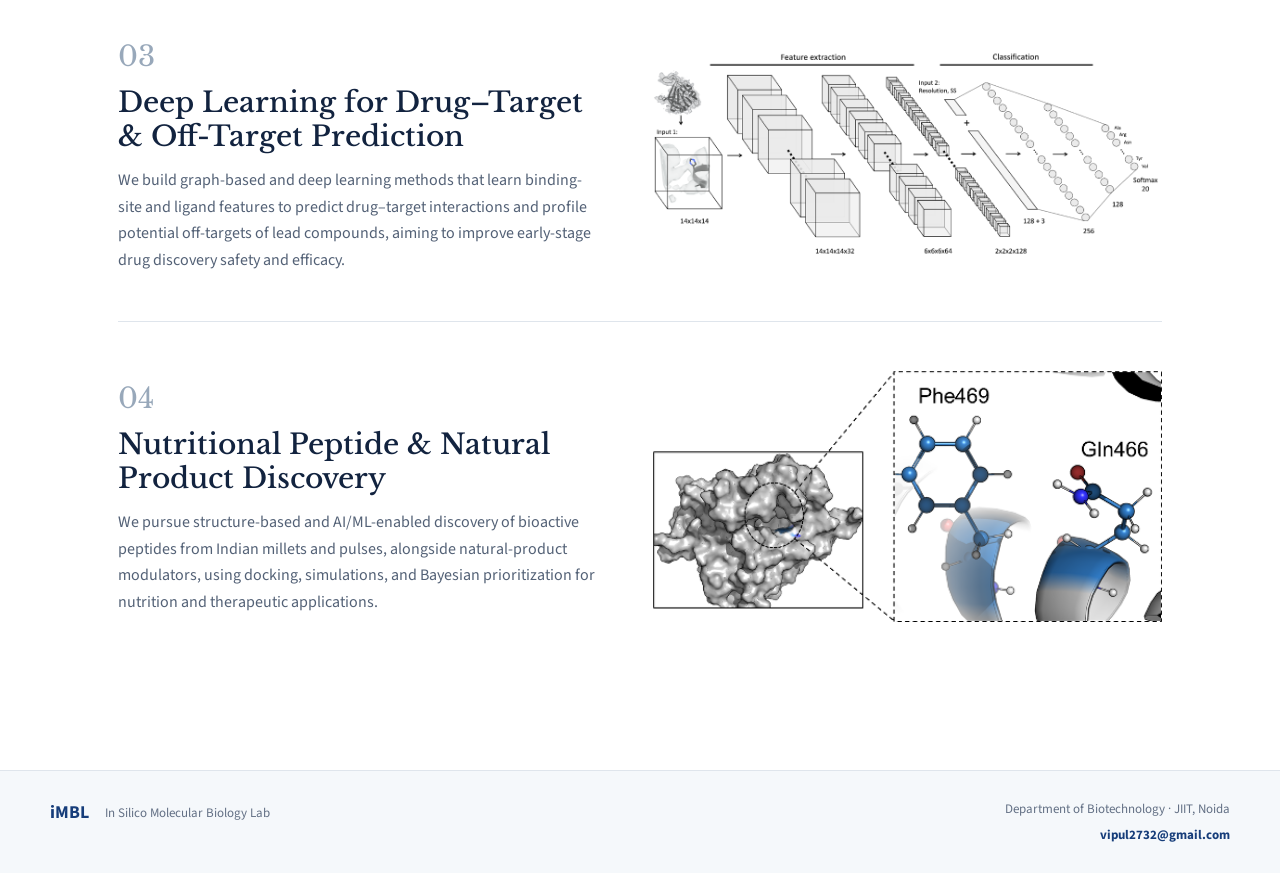
<file: research.html>
<!doctype html>
<html lang="en">
<head>
  <meta charset="utf-8">
  <meta name="viewport" content="width=device-width,initial-scale=1">
  <title>Research | iMBL</title>
  <link rel="preconnect" href="https://fonts.googleapis.com">
  <link rel="preconnect" href="https://fonts.gstatic.com" crossorigin>
  <link href="https://fonts.googleapis.com/css2?family=Libre+Baskerville:wght@400;700&family=Source+Sans+3:wght@400;600;700&display=swap" rel="stylesheet">
  <link rel="stylesheet" href="assets/style.css?v=4.7">
</head>
<body>
<header>
  <a class="brand" href="index.html"><b>iMBL</b><span>In Silico Molecular<br>Biology Lab</span></a>
  <nav>
    <a href="index.html">Home</a>
    <a href="people.html">People</a>
    <a class="active" href="research.html">Research</a>
    <a href="publications.html">Publications</a>
    <a href="teaching.html">Teaching</a>
    <a href="opportunities.html">Opportunities</a>
    <a href="news.html">News</a>
    <a href="contact.html">Contact</a>
  </nav>
</header>
<main class="page research-page">
  <p class="eyebrow">RESEARCH</p>
  <h1>From molecular mechanisms to systems-scale discovery.</h1>
  <p class="lead narrow">iMBL develops and applies computational approaches spanning molecular simulation, multiscale integrative modeling, AI-enabled drug–target prediction, and in silico discovery of bioactive peptides and natural molecules—connecting structure, dynamics, and function across biological scales.</p>

  <div class="research-themes">
    <article class="research-theme">
      <div class="research-theme-copy">
        <span class="theme-num">01</span>
        <h2>Biomolecular Structure, Dynamics &amp; Membrane Systems</h2>
        <p>We use molecular modeling and simulations to study protein conformational dynamics, membrane transporters (including SLC systems), blood–brain barrier permeability, and chaperone–client complexes relevant to neurodegeneration and molecular recognition.</p>
      </div>
      <div class="theme-media theme-media-video">
        <video autoplay muted loop playsinline preload="metadata" aria-label="Molecular dynamics trajectory of an SLC6A12 transporter system">
          <source src="assets/images/slc612-histidine.mp4" type="video/mp4">
        </video>
      </div>
    </article>

    <article class="research-theme research-theme-scales">
      <div class="research-theme-copy">
        <span class="theme-num">02</span>
        <h2>Data-Driven Multiscale Integrative Modeling</h2>
        <p>We develop network-informed integrative modeling frameworks that bridge atomic structures, macromolecular assemblies, and systems-level interaction data—including cryo-EM, XL-MS, and AP-MS—within Bayesian platforms such as IMP, connecting structural biology with cellular network context.</p>
      </div>
      <div class="theme-media theme-media-scales">
        <img src="assets/images/hero-scales.png" alt="Research across scales: networks, assemblies, and molecular interactions">
      </div>
    </article>

    <article class="research-theme">
      <div class="research-theme-copy">
        <span class="theme-num">03</span>
        <h2>Deep Learning for Drug–Target &amp; Off-Target Prediction</h2>
        <p>We build graph-based and deep learning methods that learn binding-site and ligand features to predict drug–target interactions and profile potential off-targets of lead compounds, aiming to improve early-stage drug discovery safety and efficacy.</p>
      </div>
      <div class="theme-media">
        <img src="assets/images/integrative-modeling.png" alt="Deep learning architecture for structural and drug–target modeling">
      </div>
    </article>

    <article class="research-theme">
      <div class="research-theme-copy">
        <span class="theme-num">04</span>
        <h2>Nutritional Peptide &amp; Natural Product Discovery</h2>
        <p>We pursue structure-based and AI/ML-enabled discovery of bioactive peptides from Indian millets and pulses, alongside natural-product modulators, using docking, simulations, and Bayesian prioritization for nutrition and therapeutic applications.</p>
      </div>
      <div class="theme-media">
        <img src="assets/images/molecular-recognition.png" alt="Structure-based molecular recognition and ligand interaction view">
      </div>
    </article>
  </div>
</main>
<footer>
  <div class="footer-brand"><b>iMBL</b><span>In Silico Molecular Biology Lab</span></div>
  <div class="footer-contact">
    <span>Department of Biotechnology · JIIT, Noida</span>
    <a href="mailto:vipul2732@gmail.com">vipul2732@gmail.com</a>
  </div>
</footer>
</body>
</html>
</file>
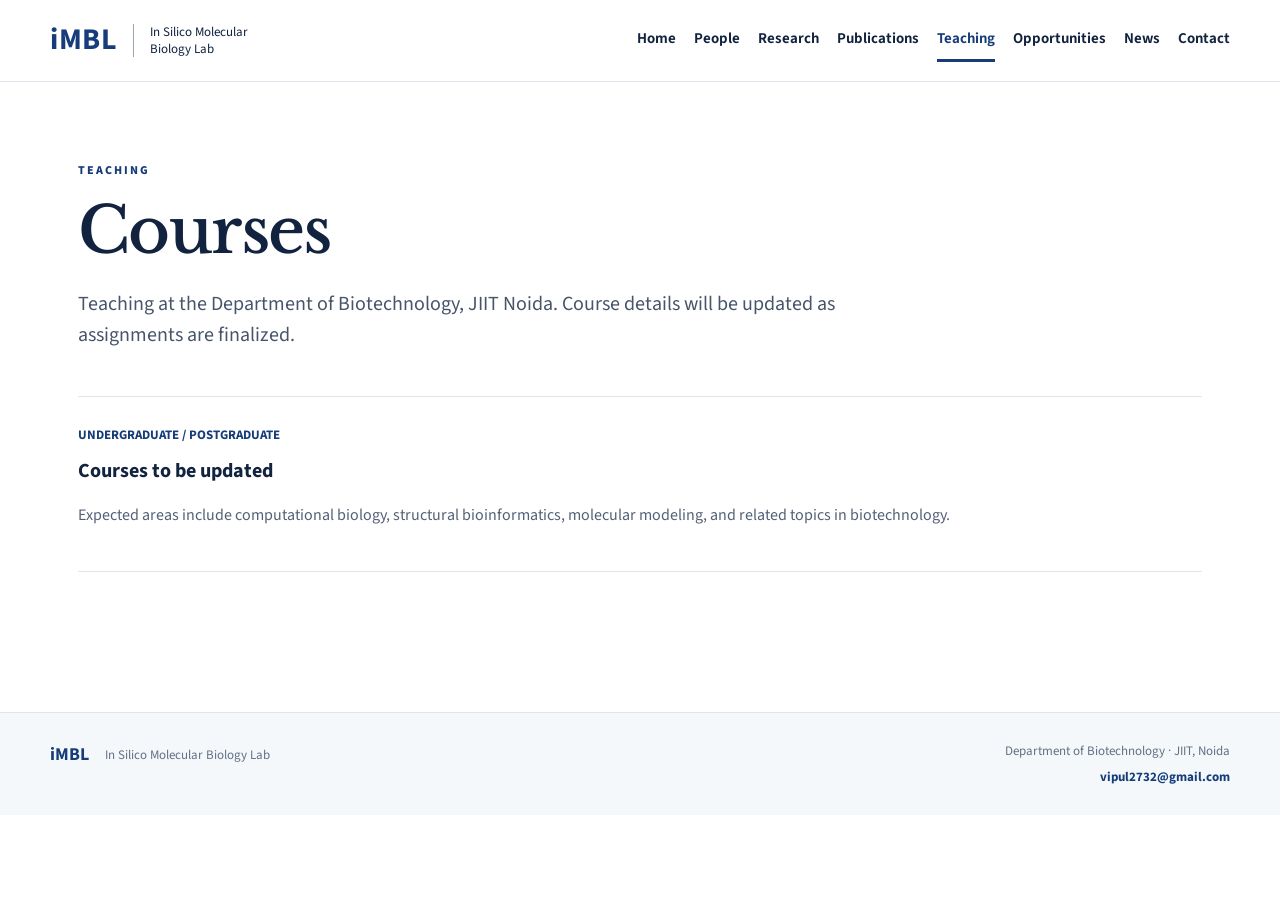
<file: teaching.html>
<!doctype html>
<html lang="en">
<head>
  <meta charset="utf-8">
  <meta name="viewport" content="width=device-width,initial-scale=1">
  <title>Teaching | iMBL</title>
  <link rel="preconnect" href="https://fonts.googleapis.com">
  <link rel="preconnect" href="https://fonts.gstatic.com" crossorigin>
  <link href="https://fonts.googleapis.com/css2?family=Libre+Baskerville:wght@400;700&family=Source+Sans+3:wght@400;600;700&display=swap" rel="stylesheet">
  <link rel="stylesheet" href="assets/style.css?v=4.0">
</head>
<body>
<header>
  <a class="brand" href="index.html"><b>iMBL</b><span>In Silico Molecular<br>Biology Lab</span></a>
  <nav>
    <a href="index.html">Home</a>
    <a href="people.html">People</a>
    <a href="research.html">Research</a>
    <a href="publications.html">Publications</a>
    <a class="active" href="teaching.html">Teaching</a>
    <a href="opportunities.html">Opportunities</a>
    <a href="news.html">News</a>
    <a href="contact.html">Contact</a>
  </nav>
</header>
<main class="page">
  <p class="eyebrow">TEACHING</p>
  <h1>Courses</h1>
  <p class="lead narrow">Teaching at the Department of Biotechnology, JIIT Noida. Course details will be updated as assignments are finalized.</p>
  <div class="teaching-list">
    <article>
      <p class="meta">UNDERGRADUATE / POSTGRADUATE</p>
      <h3>Courses to be updated</h3>
      <p>Expected areas include computational biology, structural bioinformatics, molecular modeling, and related topics in biotechnology.</p>
    </article>
  </div>
</main>
<footer>
  <div class="footer-brand"><b>iMBL</b><span>In Silico Molecular Biology Lab</span></div>
  <div class="footer-contact">
    <span>Department of Biotechnology · JIIT, Noida</span>
    <a href="mailto:vipul2732@gmail.com">vipul2732@gmail.com</a>
  </div>
</footer>
</body>
</html>
</file>
<file: assets/style.css>
:root{--ink:#12233f;--blue:#163d7a;--muted:#657185;--line:#dfe5ec;--wash:#f5f8fb;--accent:#6aa36f;--max:1180px}
*{box-sizing:border-box}
body{margin:0;color:var(--ink);font-family:"Source Sans 3",ui-sans-serif,-apple-system,BlinkMacSystemFont,"Segoe UI",sans-serif;line-height:1.55;background:#fff}
a{color:inherit}
header{min-height:82px;display:flex;align-items:center;justify-content:space-between;gap:24px;padding:12px max(28px,calc((100vw - var(--max))/2));border-bottom:1px solid var(--line);position:sticky;top:0;background:rgba(255,255,255,.96);backdrop-filter:blur(10px);z-index:5}
.brand{display:flex;align-items:center;gap:16px;text-decoration:none;flex-shrink:0}
.brand b{font-size:30px;letter-spacing:.02em;color:var(--blue)}
.brand span{border-left:1px solid #9ba7b5;padding-left:16px;font-size:13px;line-height:1.25}
nav{display:flex;gap:18px;flex-wrap:wrap;justify-content:flex-end}
nav a{text-decoration:none;font-size:15px;font-weight:650;padding:8px 0;border-bottom:3px solid transparent}
nav a:hover,nav a.active{color:var(--blue);border-color:var(--blue)}
main{min-height:70vh}
.hero{max-width:var(--max);margin:auto;padding:90px 28px 80px;display:grid;grid-template-columns:1.25fr .75fr;gap:70px;align-items:center}
.eyebrow{font-size:12px;letter-spacing:.17em;font-weight:800;color:var(--blue);margin:0 0 16px}
.hero h1,.page>h1{font-family:"Libre Baskerville",Georgia,serif;font-weight:500;font-size:clamp(42px,5vw,68px);line-height:1.06;letter-spacing:-.025em;margin:0 0 25px;max-width:900px}
.lead{font-size:20px;color:#47556a;max-width:760px}
.narrow{max-width:760px}
.actions{display:flex;align-items:center;gap:24px;margin-top:35px}
.button{display:inline-block;background:var(--blue);color:white;text-decoration:none;padding:13px 19px;border-radius:3px;font-weight:700;font-size:14px}
.secondary{background:white;color:var(--blue);border:1px solid var(--blue)}
.textlink{font-weight:750;color:var(--blue);text-decoration:none}
.section{max-width:var(--max);margin:auto;padding:80px 28px}
.section h2,.page h2{font-family:"Libre Baskerville",Georgia,serif;font-size:34px;font-weight:500;margin:0 0 32px}
.cards{display:grid;grid-template-columns:repeat(3,1fr);gap:22px}
.cards.two{grid-template-columns:repeat(2,1fr);margin-top:50px}
.cards.three{grid-template-columns:repeat(3,1fr);margin-top:40px}
.cards article{border:1px solid var(--line);padding:30px;background:white}
.cards h3{font-size:19px;margin:12px 0 10px}
.cards p,.aboutgrid p,.research-list p,.pi p,.empty p,.team-block p,.update-card p,.teaching-list p,.contact-grid p,.news-list p{color:#536176}
.num{font-family:"Libre Baskerville",Georgia,serif;color:#98a8ba;font-size:28px}
.band{background:var(--ink);color:white;padding:60px max(28px,calc((100vw - var(--max))/2));display:grid;grid-template-columns:1fr 1fr;gap:70px;align-items:center}
.band .eyebrow{color:#9dc6ff}
.band h2{font-family:"Libre Baskerville",Georgia,serif;font-size:38px;font-weight:500;margin:0}
.band>p{color:#d4dce8;font-size:18px}
.split{display:grid;grid-template-columns:1fr 1fr;gap:90px}
.page{max-width:var(--max);margin:auto;padding:80px 28px 100px}
.research-list{margin-top:70px;border-top:1px solid var(--line)}
.research-list article{display:grid;grid-template-columns:80px 1fr;gap:20px;padding:34px 0;border-bottom:1px solid var(--line)}
.research-list article>b{font-family:"Libre Baskerville",Georgia,serif;font-size:24px;color:#9aa8b8}
.research-list h2{margin:0 0 10px}
.pi{display:grid;grid-template-columns:300px 1fr;gap:55px;margin-top:50px;align-items:start;max-width:950px}
.pi img{width:100%;aspect-ratio:4/5;object-fit:cover;border-radius:3px}
.pi h2{font-size:40px;margin-bottom:6px}
.role{font-weight:700;color:var(--blue)!important}
.links{display:flex;gap:22px;margin-top:25px;flex-wrap:wrap}
.links a{color:var(--blue);font-weight:750}
.empty,.team-block{margin-top:80px;border-top:1px solid var(--line);padding-top:50px}
.team-block h2{margin-bottom:14px}
.team-placeholder{padding:22px 24px;background:var(--wash);border:1px dashed #c5ced9;color:#536176;max-width:720px}
.aboutgrid{display:grid;grid-template-columns:1fr 1fr;gap:50px;margin-top:55px}
footer{border-top:1px solid var(--line);background:var(--wash);padding:28px max(28px,calc((100vw - var(--max))/2));display:flex;gap:28px;align-items:flex-start;justify-content:space-between;font-size:13px;color:#637085;flex-wrap:wrap}
.footer-brand{display:flex;gap:16px;align-items:center}
.footer-brand b{color:var(--blue);font-size:18px}
.footer-contact{display:grid;gap:6px;text-align:right}
.footer-contact a{color:var(--blue);font-weight:700;text-decoration:none}
@media(max-width:980px){
  header{flex-direction:column;align-items:flex-start;padding:16px 22px}
  .brand span{display:none}
  nav{gap:12px;justify-content:flex-start}
  nav a{padding:4px 0;font-size:13px}
}
@media(max-width:850px){
  .hero{grid-template-columns:1fr;padding-top:60px}
  .cards,.cards.two,.cards.three,.split,.band,.aboutgrid,.home-grid,.contact-grid{grid-template-columns:1fr}
  .pi{grid-template-columns:1fr}
  .pi img{max-width:300px}
  .band{gap:20px}
  .footer-contact{text-align:left}
  .hero h1,.page>h1{font-size:44px}
}

/* Research media cards */
.research-cards article{padding:0 26px 28px;overflow:hidden}
.research-media{height:132px;margin:0 -26px 22px;background:#f7f9fc;border-bottom:1px solid var(--line);display:flex;align-items:center;justify-content:center;overflow:hidden}
.research-media img,.research-media video{display:block;width:100%;height:100%;object-fit:contain;padding:8px}
.research-media video{object-fit:contain;padding:0;background:#0a0e15}
.research-media.compact img{width:82%;height:82%;padding:0}
@media(max-width:850px){.research-media{height:150px}}

/* Research page: text left, media right, no frames */
.research-page{max-width:1100px}
.research-themes{margin-top:60px;display:grid;gap:0}
.research-theme{
  display:grid;
  grid-template-columns:minmax(280px,1fr) minmax(280px,1.05fr);
  gap:48px;
  align-items:center;
  padding:48px 0;
  border-bottom:1px solid var(--line);
}
.research-theme:last-child{border-bottom:0}
.research-theme-copy{max-width:520px}
.theme-num{display:block;font-family:"Libre Baskerville",Georgia,serif;font-size:28px;color:#98a8ba;margin-bottom:8px}
.research-theme h2{font-family:"Libre Baskerville",Georgia,serif;font-size:28px;font-weight:500;margin:0 0 14px;line-height:1.2}
.research-theme-copy p{margin:0;color:#536176;font-size:16px;line-height:1.65}
.theme-media{margin:0;padding:0;background:transparent;border:0}
.theme-media img,.theme-media video{
  display:block;
  width:100%;
  height:auto;
  max-height:340px;
  object-fit:contain;
  object-position:center;
  background:transparent;
}
.theme-media-video video{max-height:360px}
.research-theme-scales{
  grid-template-columns:1fr;
  gap:28px;
  align-items:start;
}
.research-theme-scales .research-theme-copy{max-width:760px}
.theme-media-scales img{
  width:100%;
  max-width:100%;
  max-height:none;
  height:auto;
  object-fit:contain;
}
@media(max-width:850px){
  .research-theme{grid-template-columns:1fr;gap:22px;padding:36px 0}
  .research-theme h2{font-size:24px}
  .theme-media img,.theme-media video{max-height:280px}
}

/* Home: Dhanjal-like welcome + updates + contact */
.hero-v32{display:block;max-width:var(--max);margin:auto;padding:68px 28px 28px}
.hero-v32 .hero-copy{max-width:920px;margin:0 auto;text-align:center}
.hero-v32 .hero-copy .lead{margin-left:auto;margin-right:auto}
.hero-v32 .actions{justify-content:center}
.inst-logo{display:block;width:96px;height:auto;margin:0 auto 22px;object-fit:contain}
.home-grid{max-width:var(--max);margin:0 auto;padding:28px 28px 90px;display:grid;grid-template-columns:1.4fr .85fr;gap:40px;align-items:start}
.updates-panel,.contact-panel{border:1px solid var(--line);background:#fff;padding:28px 30px}
.updates-panel h2,.contact-panel h2{font-size:26px;margin:0 0 22px}
.update-card{padding:0 0 22px;margin:0 0 22px;border-bottom:1px solid var(--line)}
.update-card:last-child{border-bottom:0;margin:0;padding:0}
.update-card .eyebrow{margin-bottom:8px}
.update-card h3{font-size:17px;margin:0 0 8px;line-height:1.35}
.update-card p{margin:0;font-size:15px}
.contact-panel p{margin:0 0 12px;font-size:15px}
.contact-panel .label{display:block;font-size:12px;letter-spacing:.12em;font-weight:800;color:var(--blue);margin-bottom:4px}
.contact-panel a{color:var(--blue);font-weight:700}

/* Publications */
.publications-page{max-width:1050px}
.pub-jump{display:flex;gap:12px;flex-wrap:wrap;margin:35px 0 65px}
.pub-jump a{font-size:13px;font-weight:750;color:var(--blue);text-decoration:none;border:1px solid var(--line);padding:9px 13px;border-radius:999px;background:#fff}
.publication-section{scroll-margin-top:110px}
.section-heading{border-bottom:2px solid var(--ink);padding-bottom:15px;margin-bottom:12px}
.section-heading h2{margin:0;font-size:31px}
.pub-year{display:grid;grid-template-columns:115px 1fr;gap:35px;border-bottom:1px solid var(--line);padding:42px 0}
.pub-year>h2{font-family:"Libre Baskerville",Georgia,serif;font-size:35px;color:var(--blue);margin:0}
.pub-year-list{display:grid;gap:0}
.pub-entry{padding:0 0 27px;margin:0 0 27px;border-bottom:1px solid #edf0f4}
.pub-entry:last-child{border-bottom:0;margin-bottom:0;padding-bottom:0}
.pub-entry h3,.pub-status-entry h3{font-size:17px;line-height:1.4;margin:0 0 7px;color:var(--ink)}
.pub-entry p,.pub-status-entry p{margin:3px 0;color:#526075;font-size:14px}
.pub-authors strong,.pub-status-entry strong{color:var(--ink)}
.pub-venue i{color:#39495f}
.pub-note{font-size:12px;color:#7a8797;margin-top:6px}
.secondary-pubs{margin-top:85px}
.pub-status-list{border-top:1px solid var(--line)}
.pub-status-entry{display:grid;grid-template-columns:90px 1fr;gap:25px;padding:25px 0;border-bottom:1px solid var(--line)}
.pub-status-entry>span{font-weight:800;color:var(--blue)}
.publication-footer{margin-top:65px;padding:28px;background:var(--wash);display:flex;align-items:center;justify-content:space-between;gap:25px}
.publication-footer p{margin:0;color:#536176}
@media(max-width:700px){
  .pub-year{grid-template-columns:1fr;gap:12px;padding:32px 0}
  .pub-year>h2{font-size:30px}
  .pub-status-entry{grid-template-columns:1fr;gap:5px}
  .publication-footer{align-items:flex-start;flex-direction:column}
}

/* Teaching / News / Contact */
.teaching-list,.news-list{margin-top:45px;border-top:1px solid var(--line)}
.teaching-list article,.news-list article{padding:28px 0;border-bottom:1px solid var(--line)}
.teaching-list h3,.news-list h3{margin:0 0 8px;font-size:20px}
.teaching-list .meta,.news-list .meta,.media-articles .meta,.media-video .meta{font-size:13px;font-weight:700;color:var(--blue);margin:0 0 10px}
.contact-grid{display:grid;grid-template-columns:1fr 1fr;gap:50px;margin-top:50px}
.contact-grid h2{font-size:26px;margin-bottom:16px}
.contact-grid a{color:var(--blue);font-weight:700}
.map-note{margin-top:18px;display:inline-block}

/* Media & outreach */
.news-jump{display:flex;gap:12px;flex-wrap:wrap;margin:30px 0 50px}
.news-jump a{font-size:13px;font-weight:750;color:var(--blue);text-decoration:none;border:1px solid var(--line);padding:9px 13px;border-radius:999px;background:#fff}
.media-section,.lab-news-section{scroll-margin-top:110px}
.media-section{margin-bottom:70px}
.media-intro{max-width:760px;color:#536176;margin:-10px 0 35px}
.media-subhead{font-family:"Libre Baskerville",Georgia,serif;font-size:24px;font-weight:500;margin:40px 0 20px}
.media-videos{display:grid;grid-template-columns:1fr 1fr;gap:28px}
.media-video .meta{margin:14px 0 6px}
.media-video h3{font-size:18px;margin:0 0 8px;line-height:1.35}
.media-video p{margin:0}
.video-frame{position:relative;width:100%;aspect-ratio:16/9;background:#0a0e15;border:1px solid var(--line);overflow:hidden}
.video-frame iframe{position:absolute;inset:0;width:100%;height:100%;border:0}
.media-articles{display:grid;grid-template-columns:1fr 1fr;gap:22px}
.media-articles article{border:1px solid var(--line);padding:26px 28px;background:#fff}
.media-articles h3{font-size:18px;line-height:1.35;margin:0 0 10px}
.media-articles p{margin:0 0 14px;color:#536176}
.lab-news-section .news-list{margin-top:20px}
@media(max-width:850px){
  .media-videos,.media-articles{grid-template-columns:1fr}
}
</file>
